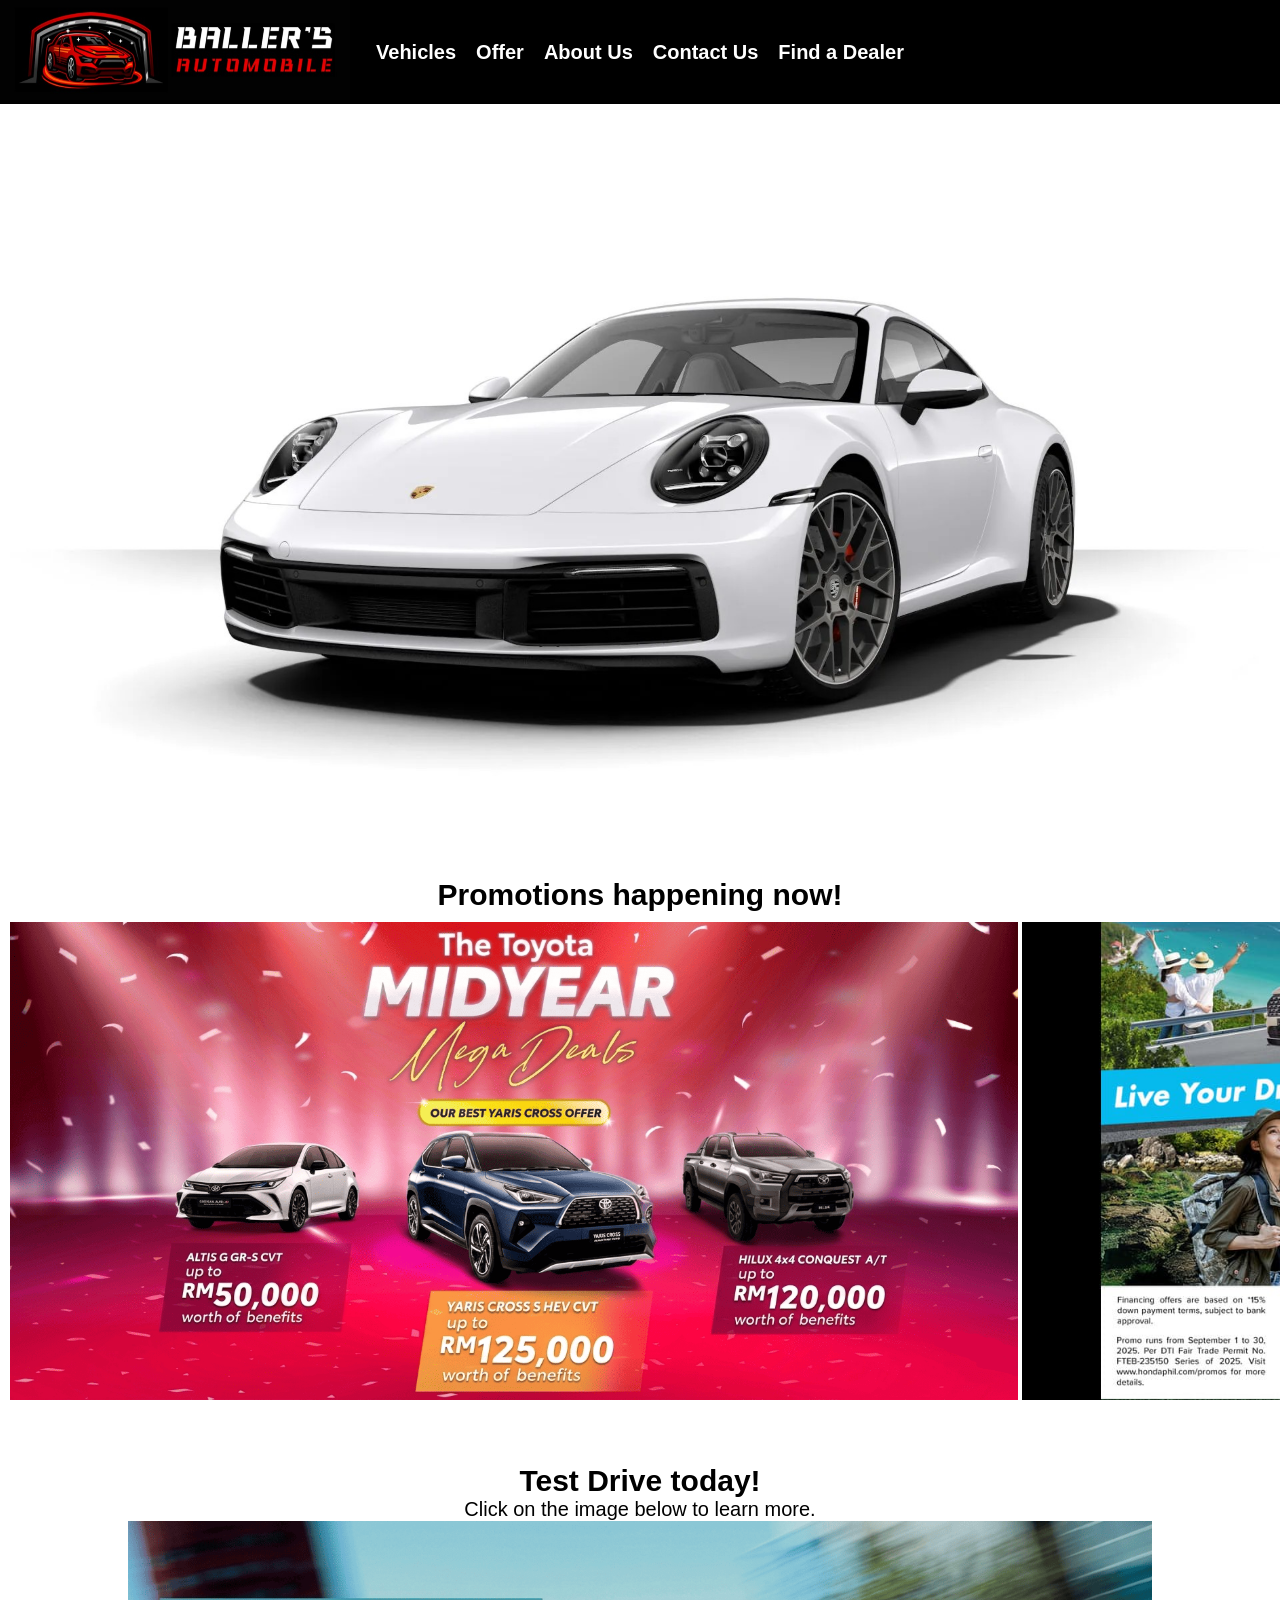
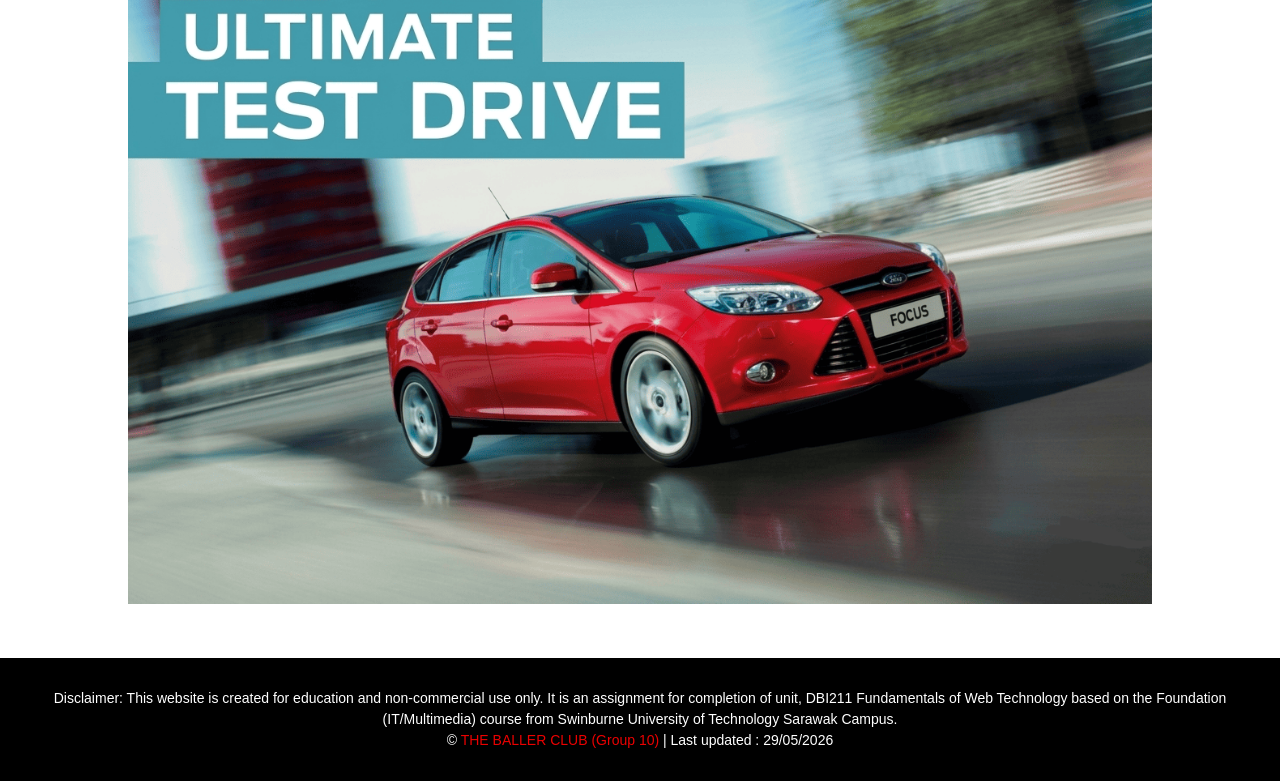
<file: index.html>
<!--
Group Name: THE BALLER CLUB
Date: 05/05/2026
Last updated : 29/05/2026
Description: DBI211 Assignment 2 Group Project. We sell cars here.
-->

<!DOCTYPE html>
<html lang="en">
    
    <!-- Head -->
    <head>
        <title>Baller's Automobile</title>
        <meta charset="UTF-8">
        <meta name="author" content="THE BALLER CLUB">
        <meta name="description" content="BALLER'S AUTOMOBILE, WE SELL THE FINEST'S CAR!">
        <meta name="keywords" content="Baller Automobile, selling cars, automobile, car">
        <meta name="viewport" content="width=device-width, initial-scale=1.0">
        <link rel="stylesheet" type="text/css" href="style.css">
        <script src="Main.js"></script>
    </head>

    <!-- Body -->
    <body>
        <!-- Top part -->
        <header>
            <!-- Image -->
            <a href="index.html">
                <img src="images/baller.png" alt="BallerAuto" class="logo">
            </a>
            
            <!-- Navigation -->
            <nav>
            <ul class="navigation">
                <li><a href="vehicles.html">Vehicles</a></li>
                <li><a href="offers.html">Offer</a></li>
                <li><a href="about.html">About Us</a></li>
                <li><a href="contact-us.html">Contact Us</a></li>
                <li><a href="dealer.html">Find a Dealer</a></li>
            </ul>    
            </nav>
                
        </header>

        <article>
            <!-- The main stuff area thingy -->
            <!-- The top images of cars -->
            <!-- Make them automatic changing images -->
            <div class="top_cars_images">
                <img id="Images" src="images/main_page/Porsche_911.png" class="adjustable_images">
            </div>

            <!-- Promotional Images -->
            <h2>Promotions happening now!</h2>
            <div class="promotional_images">
                <img src="images/main_page/promotion/Toyota_promotion.png" alt="Toyota Promotional Image" class="adjust_promotion_images">
                <img src="images/main_page/promotion/Honda_promotion.jpg" alt="Honda Promotional Image" class="adjust_promotion_images">
            </div>

            <!-- Test Drive Image -->
            <h3>Test Drive today!</h3>
            <p class="test_drive_p">Click on the image below to learn more.</p>
            <a href="test-drive.html">
                <div class="test_drive_images">
                    <img src="images/main_page/test_drive/Test_drive.png" alt="Test Drive" class="adjust_test_drive_images">
                </div>
            </a>
        </article>
            
        <!-- Bottom part -->
        <footer>
            <!-- Need to include like some stuff, refer to websites for ideas -->
            <!-- Disclaimer -->
            <article class="Disclaimer">
                <p>Disclaimer: This website is created for education and non-commercial use only. It is an assignment for completion of unit, DBI211 Fundamentals of Web Technology based on the Foundation (IT/Multimedia) course from Swinburne University of Technology Sarawak Campus.</p>
                <p>&copy; <a href="about.html" class="footer_link">THE BALLER CLUB (Group 10)</a> | Last updated : 29/05/2026</p>
            </article>
        </footer>
        
    </body>
</html>
</file>
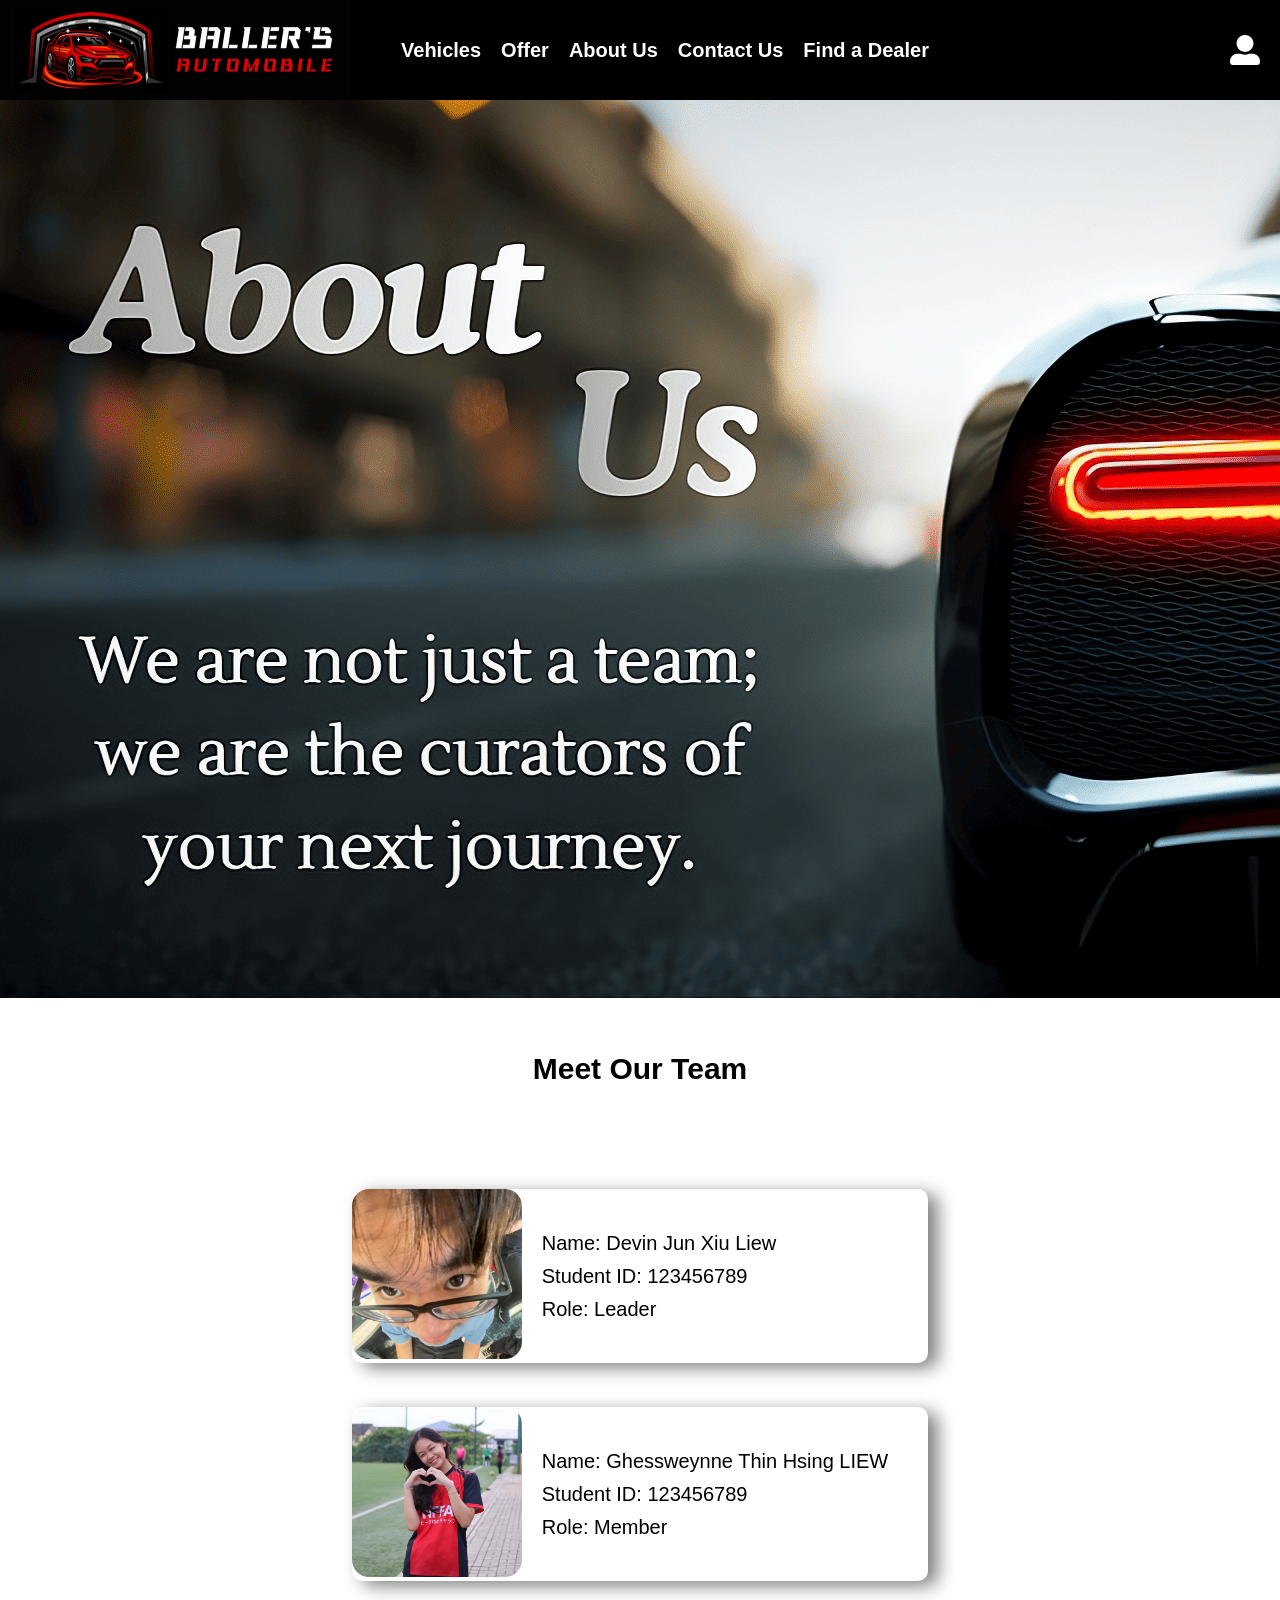
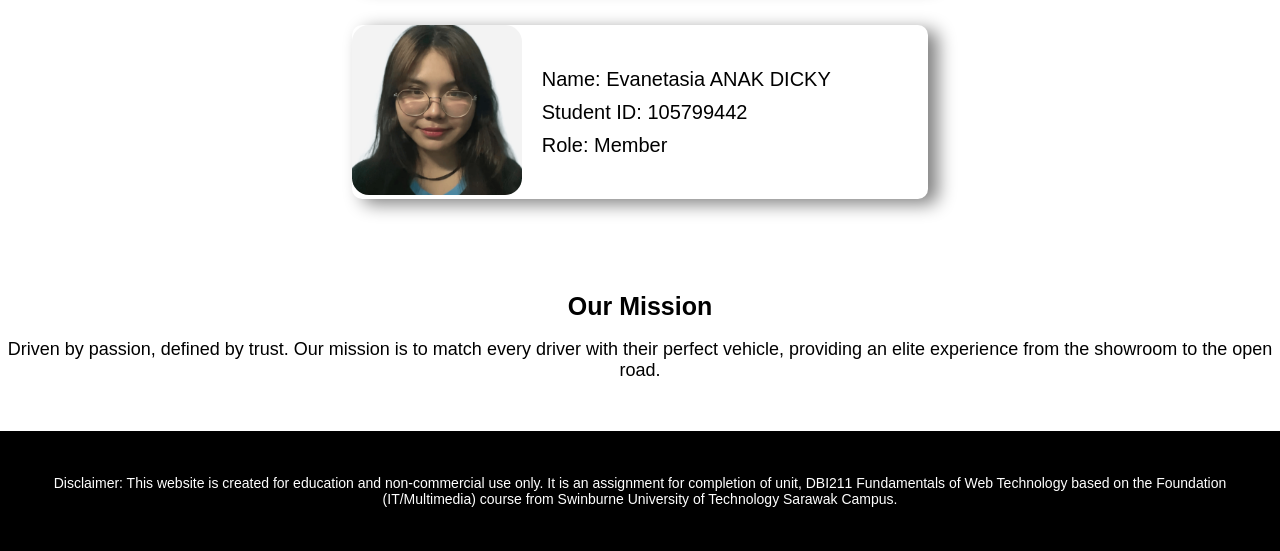
<file: about-us.html>
<!DOCTYPE html>
<html lang="en">

<head>
    <meta charset="UTF-8">
    <meta name="author" content="THE BALLER CLUB">
    <meta name="description" content="BALLER'S AUTOMOBILE, WE SELL THE FINEST'S CAR!">
    <meta name="keywords" content="Baller Automobile, selling cars, automobile, car">
    <meta name="viewport" content="width=device-width, initial-scale=1.0">
    <link rel="stylesheet" type="text/css" href="stylesheet.css">
    <link href="https://cdnjs.cloudflare.com/ajax/libs/font-awesome/5.15.3/css/all.min.css" rel="stylesheet" />
    <title>About Us</title>
</head>

<body>

    <!-- Top part -->
    <header>
        <!-- Image -->
        <a href="index.html">
            <img src="images/baller.png" alt="BallerAuto" width="350" height="100" class="logo">
        </a>
        
        <!-- Navigation -->
        <nav>
        <ul class="navigation">
            <li><a href="vehicles.html">Vehicles</a></li>
            <li><a href="offers.html">Offer</a></li>
            <li><a href="about-us.html">About Us</a></li>
            <li><a href="contact-us.html">Contact Us</a></li>
            <li><a href="dealer.html">Find a Dealer</a></li>
        </ul>    
        </nav>
            
        <i class="fas fa-user-alt user_icon"></i>
    </header>

    <div class="banner">
        <img src="images/about_us/aboutus.png" alt="aboutus banner">
    </div>

    <section class="team">
        <h1>Meet Our Team</h1>

        <div class="team-grid">
            <table>
                <tr>
                    <td>
                        <div class="member-card">
                            <div>
                                <img src="images/about_us/profile_pictures/devin.png" alt="Devin's photo" class="member-photo">
                            </div>
                            <div class="member-info">
                                <p class="member-name">Name: Devin Jun Xiu Liew</p>
                                <p class="member-sid">Student ID: 123456789</p>
                                <p class="member-role">Role: Leader</p>
                            </div>
                        </div> </td>
                </tr>
                
                <tr>
                    <td>
                        <div class="member-card">
                            <div>
                                <img src="images/about_us/profile_pictures/ghessweynne.png" alt="Ghessweynne's photo" class="member-photo">
                            </div>
                            <div class="member-info">
                                <p class="member-name">Name: Ghessweynne Thin Hsing LIEW</p>
                                <p class="member-sid">Student ID: 123456789</p>
                                <p class="member-role">Role: Member</p>
                            </div>
                        </div>
                    </td>
                </tr>
                
                <tr>
                    <td>
                        <div class="member-card">
                            <div>
                                <img src="images/about_us/profile_pictures/evanetasia.png" alt="Evanetasia's photo" class="member-photo">
                            </div>
                            <div class="member-info">
                                <p class="member-name">Name: Evanetasia ANAK DICKY</p>
                                <p class="member-sid">Student ID: 105799442</p>
                                <p class="member-role">Role: Member</p>
                            </div>
                        </div>
                    </td>
                </tr>
            </table>
        </div>

    </section>

    <h2 class="about-us_h2">Our Mission</h2>

    <section class="mission">
        <p>Driven by passion, defined by trust. Our mission is to match every driver with their perfect vehicle, providing an elite experience from the showroom to the open road.</p>
    </section>

    <!-- Bottom part -->
    <footer>
        <!-- Need to include like some stuff, refer to websites for ideas -->
        <!-- Disclaimer -->
        <article class="Disclaimer">
            <p>Disclaimer: This website is created for education and non-commercial use only. It is an assignment for completion of unit, DBI211 Fundamentals of Web Technology based on the Foundation (IT/Multimedia) course from Swinburne University of Technology Sarawak Campus.</p>
        </article>
    </footer>

</body>


</html>
</file>
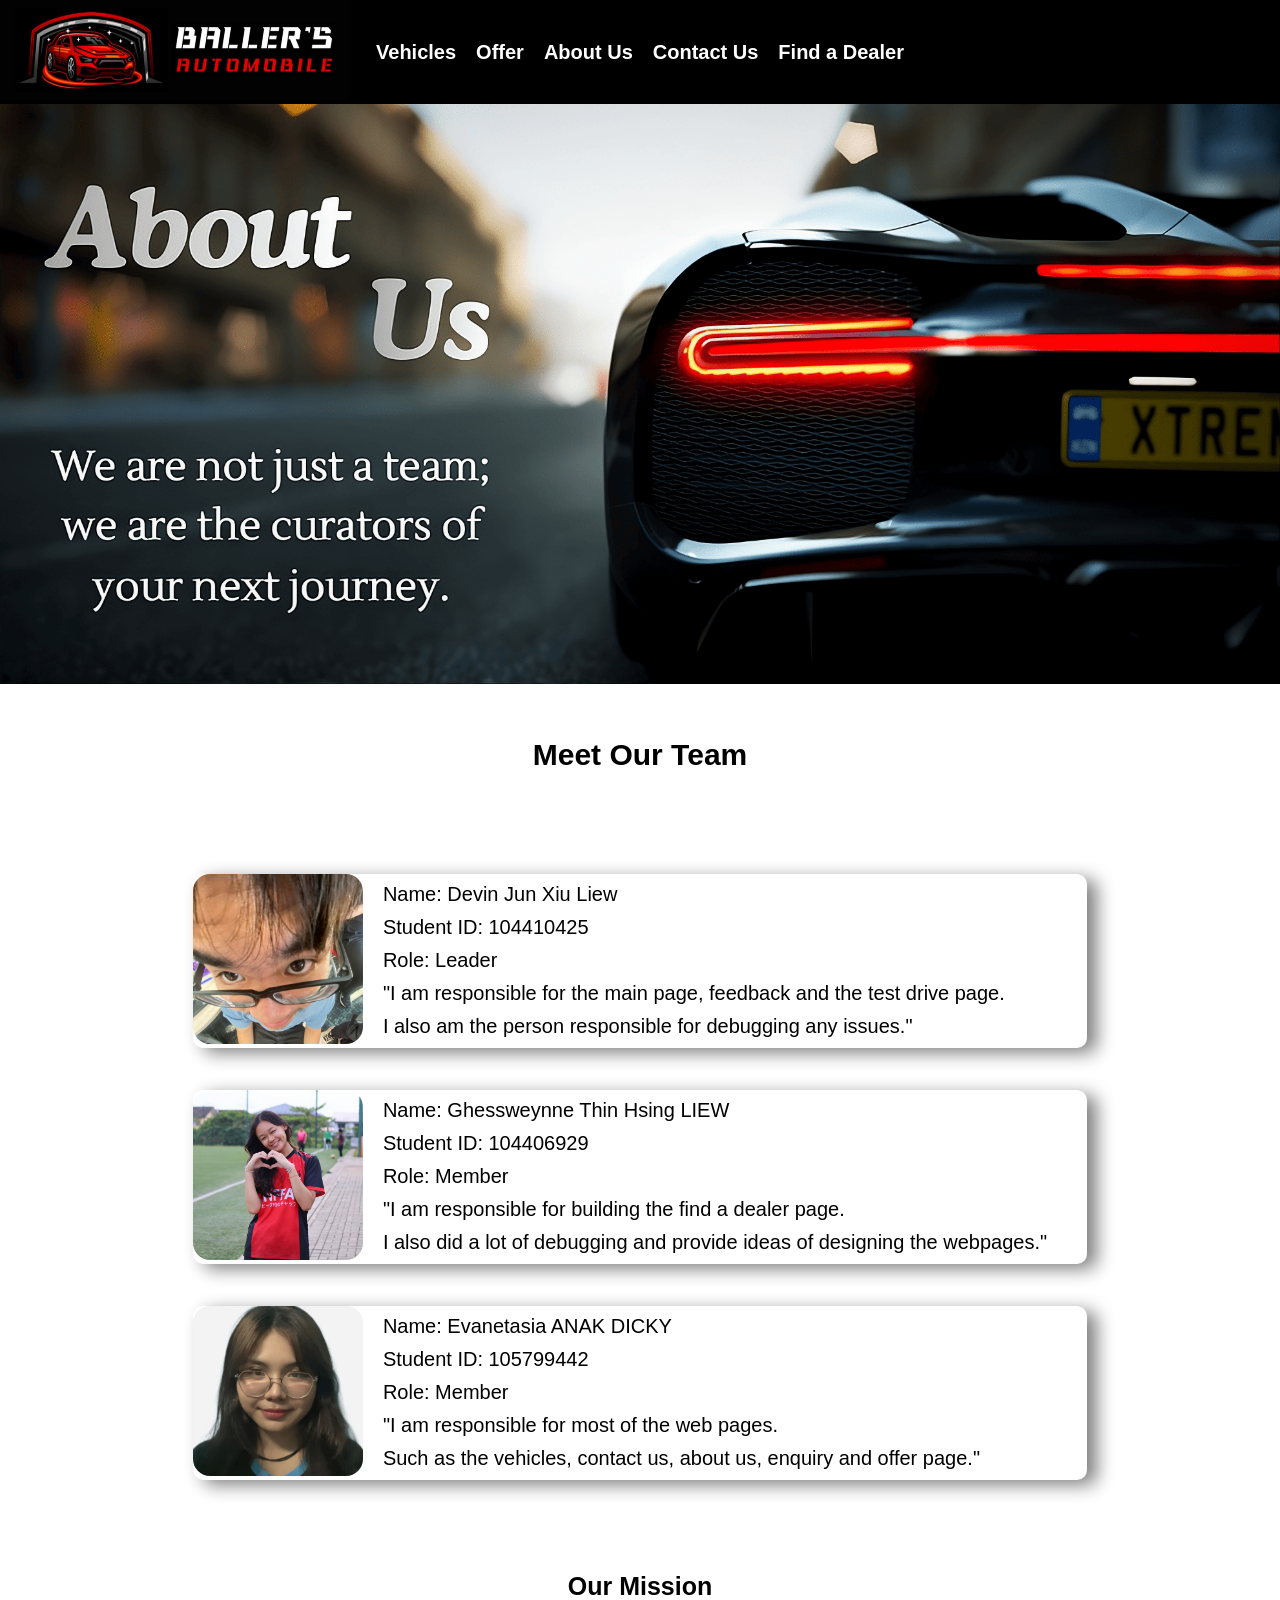
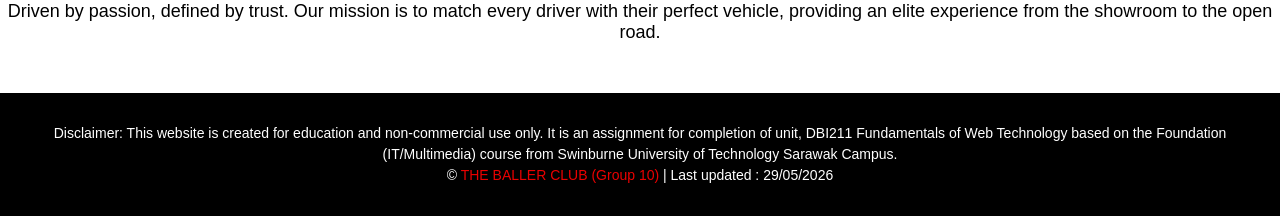
<file: about.html>
<!DOCTYPE html>
<html lang="en">

<head>
    <meta charset="UTF-8">
    <meta name="author" content="THE BALLER CLUB">
    <meta name="description" content="BALLER'S AUTOMOBILE, WE SELL THE FINEST'S CAR!">
    <meta name="keywords" content="Baller Automobile, selling cars, automobile, car">
    <meta name="viewport" content="width=device-width, initial-scale=1.0">
    <link rel="stylesheet" type="text/css" href="style.css">
    <title>About Us</title>
</head>

<body>

    <!-- Top part -->
    <header>
        <!-- Image -->
        <a href="index.html">
            <img src="images/baller.png" alt="BallerAuto" class="logo">
        </a>
        
        <!-- Navigation -->
        <nav>
        <ul class="navigation">
            <li><a href="vehicles.html">Vehicles</a></li>
            <li><a href="offers.html">Offer</a></li>
            <li><a href="about.html">About Us</a></li>
            <li><a href="contact-us.html">Contact Us</a></li>
            <li><a href="dealer.html">Find a Dealer</a></li>
        </ul>    
        </nav>
            
    </header>

    <div class="banner">
        <img src="images/about_us/aboutus.png" alt="aboutus banner">
    </div>

    <article>
        <section class="team">
            <h1>Meet Our Team</h1>

            <div class="team-grid">
                <table>
                    <tr>
                        <td>
                            <div class="member-card">
                                <div>
                                    <img src="images/about_us/profile_pictures/devin.png" alt="Devin's photo" class="member-photo">
                                </div>
                                <div class="member-info">
                                    <p class="member-name">Name: Devin Jun Xiu Liew</p>
                                    <p class="member-sid">Student ID: 104410425</p>
                                    <p class="member-role">Role: Leader</p>
                                    <p>"I am responsible for the main page, feedback and the test drive page.</p>
                                    <p>I also am the person responsible for debugging any issues."</p>
                                </div>
                            </div> </td>
                    </tr>
                    
                    <tr>
                        <td>
                            <div class="member-card">
                                <div>
                                    <img src="images/about_us/profile_pictures/ghessweynne.png" alt="Ghessweynne's photo" class="member-photo">
                                </div>
                                <div class="member-info">
                                    <p class="member-name">Name: Ghessweynne Thin Hsing LIEW</p>
                                    <p class="member-sid">Student ID: 104406929</p>
                                    <p class="member-role">Role: Member</p>
                                    <p>"I am responsible for building the find a dealer page.</p>
                                    <p>I also did a lot of debugging and provide ideas of designing the webpages."</p>
                                </div>
                            </div>
                        </td>
                    </tr>
                    
                    <tr>
                        <td>
                            <div class="member-card">
                                <div>
                                    <img src="images/about_us/profile_pictures/evanetasia.png" alt="Evanetasia's photo" class="member-photo">
                                </div>
                                <div class="member-info">
                                    <p class="member-name">Name: Evanetasia ANAK DICKY</p>
                                    <p class="member-sid">Student ID: 105799442</p>
                                    <p class="member-role">Role: Member</p>
                                    <p>"I am responsible for most of the web pages.</p>
                                    <p>Such as the vehicles, contact us, about us, enquiry and offer page."</p>
                                </div>
                            </div>
                        </td>
                    </tr>
                </table>
            </div>

        </section>

        <h2 class="about-us_h2">Our Mission</h2>

        <section class="mission">
            <p>Driven by passion, defined by trust. Our mission is to match every driver with their perfect vehicle, providing an elite experience from the showroom to the open road.</p>
        </section>
    </article>

    <!-- Bottom part -->
    <footer>
        <!-- Need to include like some stuff, refer to websites for ideas -->
        <!-- Disclaimer -->
        <article class="Disclaimer">
            <p>Disclaimer: This website is created for education and non-commercial use only. It is an assignment for completion of unit, DBI211 Fundamentals of Web Technology based on the Foundation (IT/Multimedia) course from Swinburne University of Technology Sarawak Campus.</p>
            <p>&copy; <a href="about.html" class="footer_link">THE BALLER CLUB (Group 10)</a> | Last updated : 29/05/2026</p>
        </article>
    </footer>

</body>


</html>
</file>
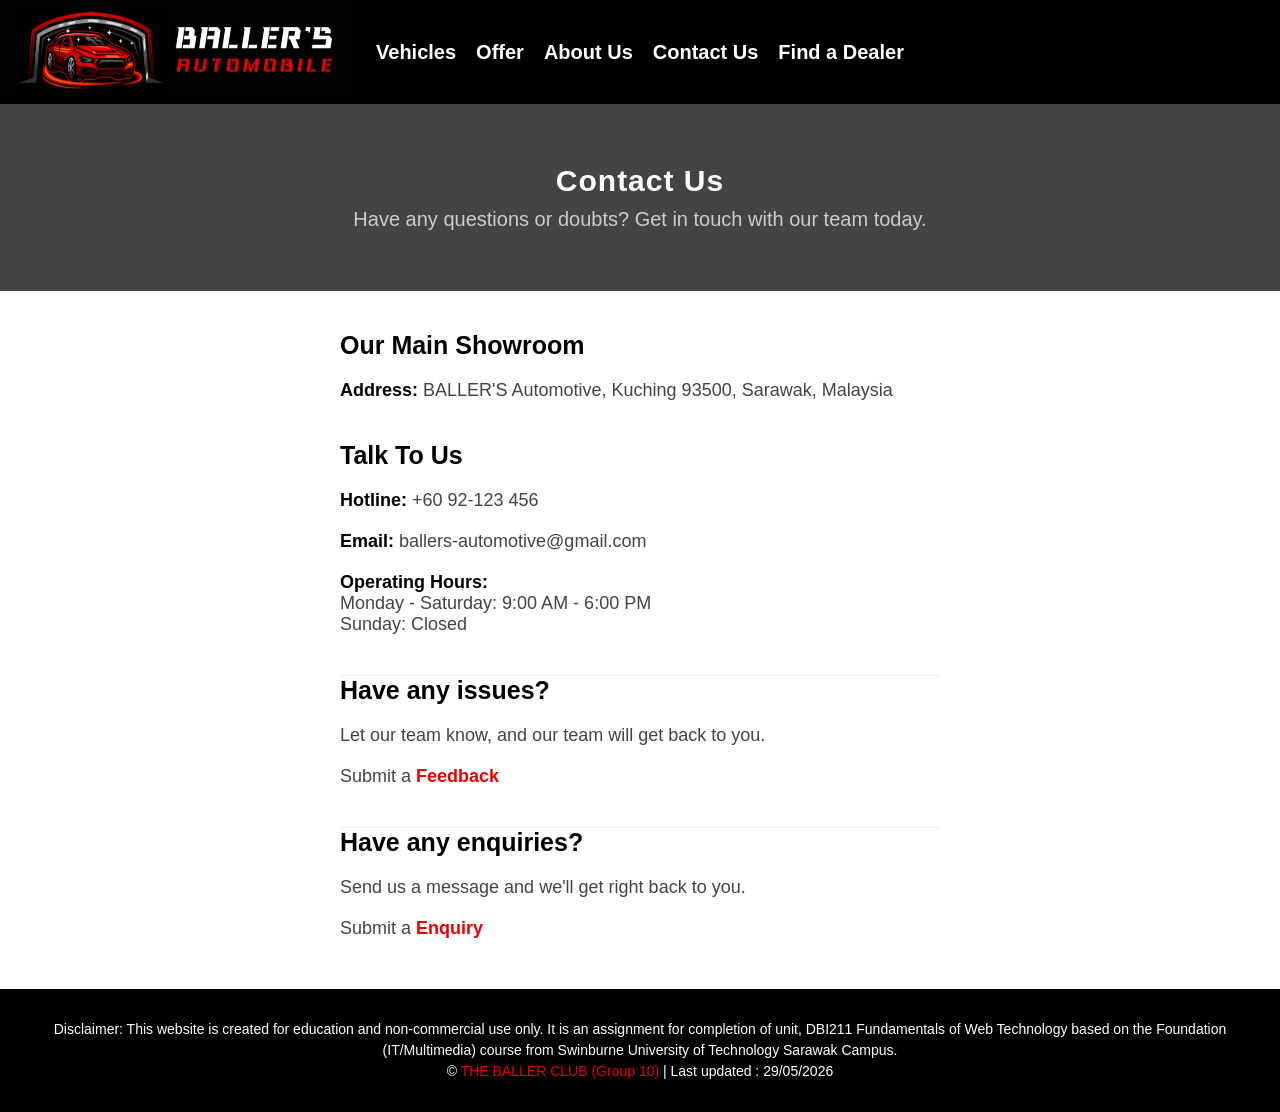
<file: contact-us.html>
<!DOCTYPE html>
<html lang="en">

<head>
    <meta charset="UTF-8">
    <meta name="author" content="THE BALLER CLUB">
    <meta name="description" content="BALLER'S AUTOMOBILE, WE SELL THE FINEST'S CAR!">
    <meta name="keywords" content="Baller Automobile, selling cars, automobile, car">
    <meta name="viewport" content="width=device-width, initial-scale=1.0">
    <link rel="stylesheet" type="text/css" href="style.css">
    <title>Contact Us</title>
</head>

<body class="contact-us_body">

    <!-- Top part -->
    <header>
        <!-- Image -->
        <a href="index.html">
            <img src="images/baller.png" alt="BallerAuto" class="logo">
        </a>
        
        <!-- Navigation -->
        <nav>
        <ul class="navigation">
            <li><a href="vehicles.html">Vehicles</a></li>
            <li><a href="offers.html">Offer</a></li>
            <li><a href="about.html">About Us</a></li>
            <li><a href="contact-us.html">Contact Us</a></li>
            <li><a href="dealer.html">Find a Dealer</a></li>
        </ul>    
        </nav>
            
    </header>

    <article>
        <div class="contact-us_header">
            <h1>Contact Us</h1>
            <p class="contact-us_p">Have any questions or doubts? Get in touch with our team today.</p>
        </div>


        <div class="address">
            <h2>Our Main Showroom</h2>
            <p class="contact-us_p"><strong>Address:</strong> BALLER'S Automotive, Kuching 93500, Sarawak, Malaysia</p>
        </div>

        <div class="contact">
            <h3>Talk To Us</h3>
            <p class="contact-us_p"><strong>Hotline:</strong> +60 92-123 456</p>
            <p class="contact-us_p"><strong>Email:</strong> ballers-automotive@gmail.com</p>
            <p class="contact-us_p"><strong>Operating Hours:</strong> <br>Monday - Saturday: 9:00 AM - 6:00 PM<br>Sunday: Closed</p>
        </div>

        <div class="feedback">
            <h4>Have any issues?</h4>
            <p class="contact-us_p">Let our team know, and our team will get back to you.</p>
            <p class="contact-us_p">Submit a <a href="feedback.html">Feedback</a></p>
        </div>

        <div class="enquiry">
            <h4>Have any enquiries?</h4>
            <p class="contact-us_p">Send us a message and we'll get right back to you.</p>
            <p class="contact-us_p">Submit a <a href="enquiry-form.html">Enquiry</a></p>
        </div>
    </article>

    <!-- Bottom part -->
    <footer>
        <!-- Need to include like some stuff, refer to websites for ideas -->
        <!-- Disclaimer -->
        <article class="Disclaimer">
            <p>Disclaimer: This website is created for education and non-commercial use only. It is an assignment for completion of unit, DBI211 Fundamentals of Web Technology based on the Foundation (IT/Multimedia) course from Swinburne University of Technology Sarawak Campus.</p>
            <p>&copy; <a href="about.html" class="footer_link">THE BALLER CLUB (Group 10)</a> | Last updated : 29/05/2026</p>
        </article>
    </footer>

</body>
</html>
</file>
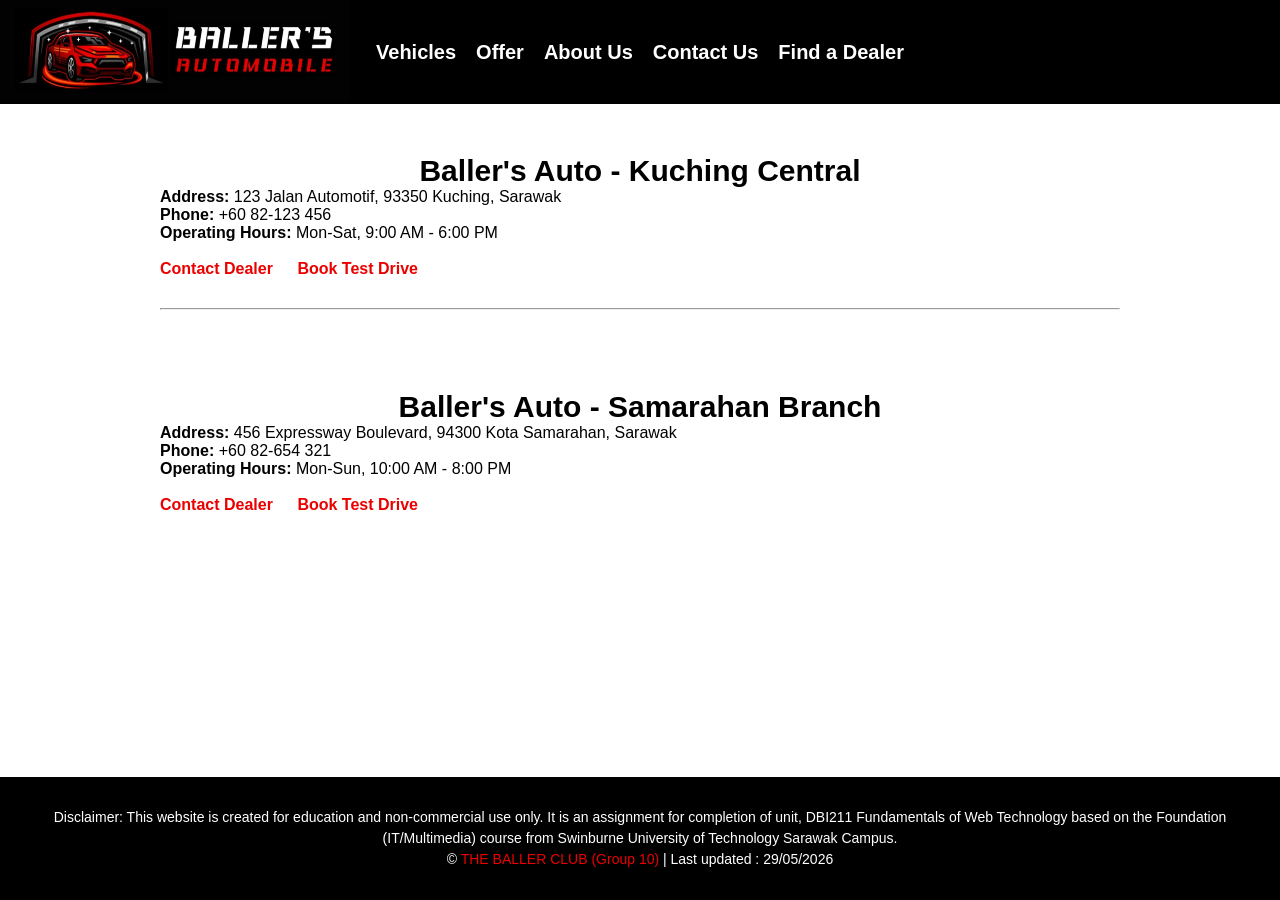
<file: dealer.html>
<!DOCTYPE html>
<html lang="en">
    <head>
        <meta charset="UTF-8">
        <meta name="author" content="THE BALLER CLUB">
        <meta name="description" content="BALLER'S AUTOMOBILE, WE SELL THE FINEST'S CAR!">
        <meta name="keywords" content="Baller Automobile, selling cars, automobile, car">
        <meta name="viewport" content="width=device-width, initial-scale=1.0">
        <link rel="stylesheet" type="text/css" href="style.css">
        <title>Contact Us</title>
    </head>

    <body>
        <header>
            <a href="index.html">
                <img src="images/baller.png" alt="BallerAuto" class="logo">
            </a>
            
            <nav>
                <ul class="navigation">
                    <li><a href="vehicles.html">Vehicles</a></li>
                    <li><a href="offers.html">Offer</a></li>
                    <li><a href="about.html">About Us</a></li>
                    <li><a href="contact-us.html">Contact Us</a></li>
                    <li><a href="dealer.html">Find a Dealer</a></li>
                </ul>    
            </nav>
                
        </header>

        <article>

            <div class="dealer_list">
                
                <!-- Dealer 1 -->
                <div class="dealer_card">
                    <h3>Baller's Auto - Kuching Central</h3>
                    <p><strong>Address:</strong> 123 Jalan Automotif, 93350 Kuching, Sarawak</p>
                    <p><strong>Phone:</strong> +60 82-123 456</p>
                    <p><strong>Operating Hours:</strong> Mon-Sat, 9:00 AM - 6:00 PM</p>
                    <br>
                    <a href="contact-us.html" class="btn">Contact Dealer</a>
                    <a href="test-drive.html" class="btn">Book Test Drive</a>
                </div>
                
                <hr>

                <!-- Dealer 2 -->
                <div class="dealer_card">
                    <h3>Baller's Auto - Samarahan Branch</h3>
                    <p><strong>Address:</strong> 456 Expressway Boulevard, 94300 Kota Samarahan, Sarawak</p>
                    <p><strong>Phone:</strong> +60 82-654 321</p>
                    <p><strong>Operating Hours:</strong> Mon-Sun, 10:00 AM - 8:00 PM</p>
                    <br>
                    <a href="contact-us.html" class="btn">Contact Dealer</a>
                    <a href="test-drive.html" class="btn">Book Test Drive</a>
                </div>

            </div>
        </article>
            
        <!-- Bottom part -->
        <footer class="dealer_footer">
            <!-- Disclaimer -->
            <article class="Disclaimer">
                <p>Disclaimer: This website is created for education and non-commercial use only. It is an assignment for completion of unit, DBI211 Fundamentals of Web Technology based on the Foundation (IT/Multimedia) course from Swinburne University of Technology Sarawak Campus.</p>
                <p>&copy; <a href="about.html" class="footer_link">THE BALLER CLUB (Group 10)</a> | Last updated : 29/05/2026</p>
            </article>
        </footer>
    </body>
</html>
</file>
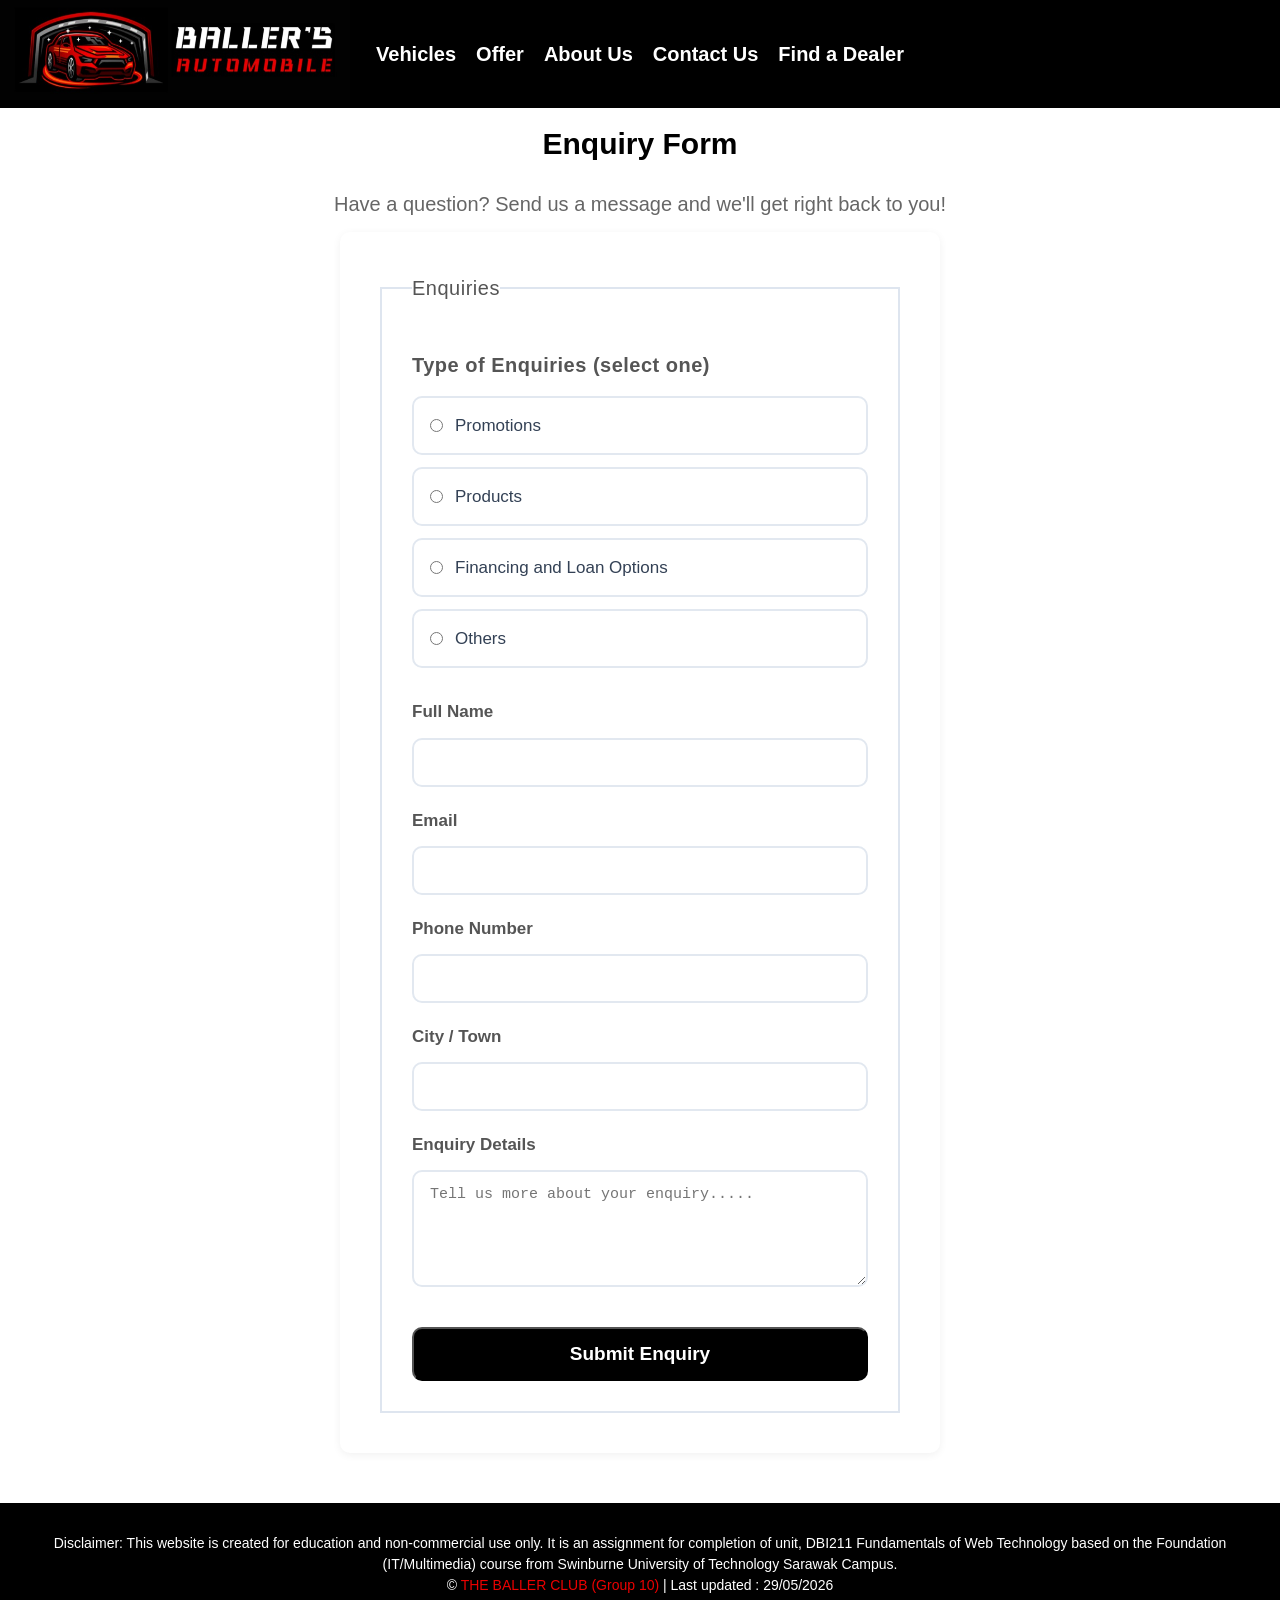
<file: enquiry-form.html>
<!DOCTYPE html>
<html lang="en">

<head>
    <meta charset="UTF-8">
    <meta name="author" content="THE BALLER CLUB">
    <meta name="description" content="BALLER'S AUTOMOBILE, WE SELL THE FINEST'S CAR!">
    <meta name="keywords" content="Baller Automobile, selling cars, automobile, car">
    <meta name="viewport" content="width=device-width, initial-scale=1.0">
    <link rel="stylesheet" type="text/css" href="style.css">
    <title>Enquiry Form</title>
</head>

<body class="test_drive_body">

    <!-- Top part -->
    <header>
        <!-- Image -->
        <a href="index.html">
            <img src="images/baller.png" alt="BallerAuto" class="logo">
        </a>
        
        <!-- Navigation -->
        <nav>
        <ul class="navigation">
            <li><a href="vehicles.html">Vehicles</a></li>
            <li><a href="offers.html">Offer</a></li>
            <li><a href="about.html">About Us</a></li>
            <li><a href="contact-us.html">Contact Us</a></li>
            <li><a href="dealer.html">Find a Dealer</a></li>
        </ul>    
        </nav>
            
    </header>

    <article>
        <div class="test_drive_header">
            <h1>Enquiry Form</h1>
            <p>Have a question? Send us a message and we'll get right back to you!</p>
        </div>

        <form class="enquiry_form">

            <fieldset class="fieldset_enquiry">

                <legend class="enquiry_legend">Enquiries</legend>

                <label class="section-title"><b>Type of Enquiries (select one)</b></label>

                <label class="choice">
                    <input type="radio" name="type" value="promotion">
                    Promotions
                </label>

                <label class="choice">
                    <input type="radio" name="type" value="product">
                    Products
                </label>

                <label class="choice">
                    <input type="radio" name="type" value="financing">
                    Financing and Loan Options
                </label>

                <label class="choice">
                    <input type="radio" name="type" value="Others">
                    Others
                </label>


                <div class="text-field">

                    <div class="section-input">
                        <label for="fullname"><b>Full Name</b></label>
                        <input type="text" id="fullname" name="fullname" required="required">
                    </div>

                    <div class="section-input">
                        <label for="email"><b>Email</b></label>
                        <input type="text" id="email" name="email" required="required">
                    </div>

                    <div class="section-input">
                        <label for="phonenumber"><b>Phone Number</b></label>
                        <input type="text" id="phonenumber" name="phonenumber" required="required">
                    </div>

                    <div class="section-input">
                        <label for=""><b>City / Town</b></label>
                        <input type="city/town" id="city" name="city" required="required">
                    </div>

                    <div class="section-input">
                        <label for="message"><b>Enquiry Details</b></label>
                        <textarea id="message" name="message" rows="5" required placeholder="Tell us more about your enquiry....."></textarea>
                    </div>

                    <div class="form-submit">
                        <button type="submit"><b>Submit Enquiry</b></button>
                    </div>
                </div>
            
            </fieldset>

        </form>
    </article>

    <!-- Bottom part -->
    <footer>
        <!-- Need to include like some stuff, refer to websites for ideas -->
        <!-- Disclaimer -->
        <article class="Disclaimer">
            <p>Disclaimer: This website is created for education and non-commercial use only. It is an assignment for completion of unit, DBI211 Fundamentals of Web Technology based on the Foundation (IT/Multimedia) course from Swinburne University of Technology Sarawak Campus.</p>
            <p>&copy; <a href="about.html" class="footer_link">THE BALLER CLUB (Group 10)</a> | Last updated : 29/05/2026</p>
        </article>
    </footer>

    <script src="Enquiry.js"></script>

</body>
</html>
</file>
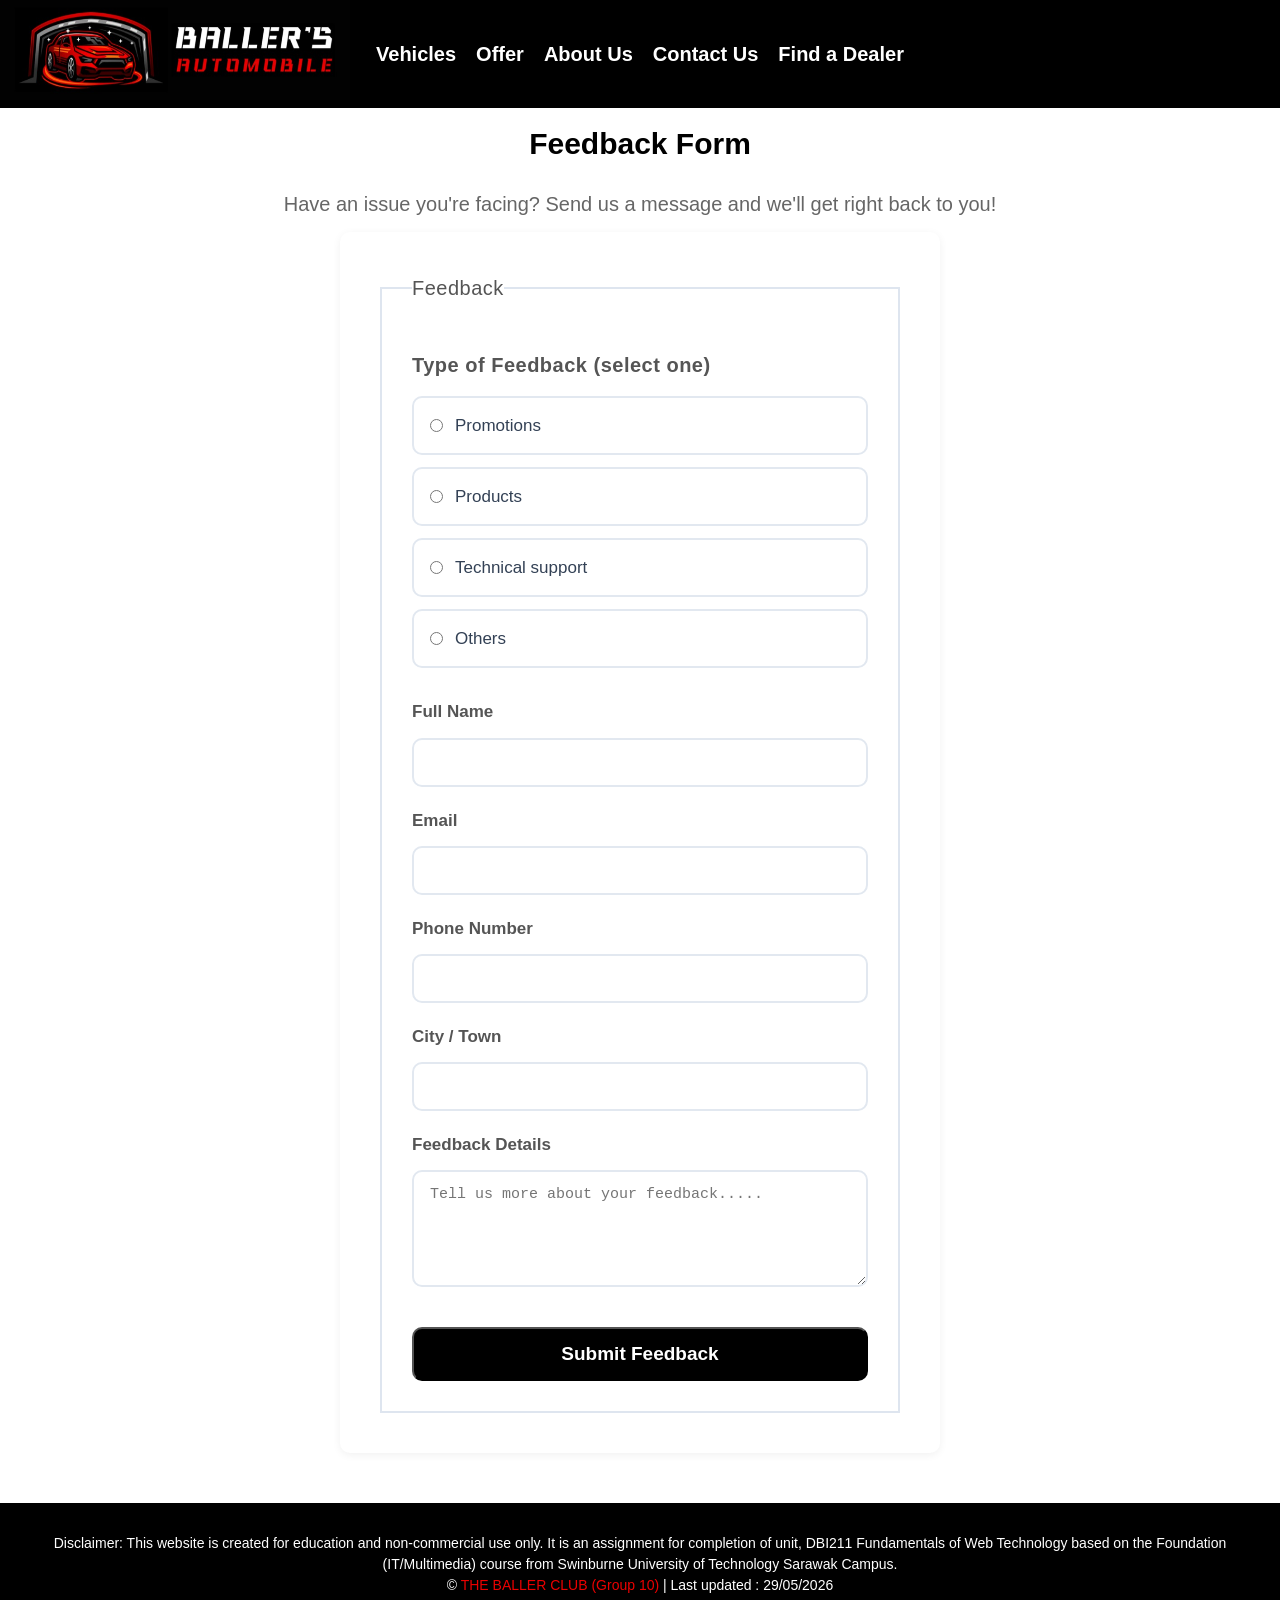
<file: feedback.html>
<!DOCTYPE html>
<html lang="en">

<head>
    <meta charset="UTF-8">
    <meta name="author" content="THE BALLER CLUB">
    <meta name="description" content="BALLER'S AUTOMOBILE, WE SELL THE FINEST'S CAR!">
    <meta name="keywords" content="Baller Automobile, selling cars, automobile, car">
    <meta name="viewport" content="width=device-width, initial-scale=1.0">
    <link rel="stylesheet" type="text/css" href="style.css">
    <title>Feedback Form</title>
</head>

<body class="feedback_body">

    <!-- Top part -->
    <header>
        <!-- Image -->
        <a href="index.html">
            <img src="images/baller.png" alt="BallerAuto" width="350" height="100" class="logo">
        </a>
        
        <!-- Navigation -->
        <nav>
        <ul class="navigation">
            <li><a href="vehicles.html">Vehicles</a></li>
            <li><a href="offers.html">Offer</a></li>
            <li><a href="about.html">About Us</a></li>
            <li><a href="contact-us.html">Contact Us</a></li>
            <li><a href="dealer.html">Find a Dealer</a></li>
        </ul>    
        </nav>
            
    </header>

    <article>
        <div class="feedback_header">
            <h1>Feedback Form</h1>
            <p>Have an issue you're facing? Send us a message and we'll get right back to you!</p>
        </div>

        <form class="feedback_form">
            <fieldset class="fieldset_feedback">

                <legend class="feedback_legend">Feedback</legend>

                <label class="section-title"><b>Type of Feedback (select one)</b></label>
                <label class="choice">
                    <input type="radio" name="type" value="promotion">
                    Promotions
                </label>

                <label class="choice">
                    <input type="radio" name="type" value="product">
                    Products
                </label>

                <label class="choice">
                    <input type="radio" name="type" value="financing">
                    Technical support
                </label>

                <label class="choice">
                    <input type="radio" name="type" value="Others">
                    Others
                </label>

                <div class="text-field">

                    <div class="section-input">
                        <label for="fullname"><b>Full Name</b></label>
                        <input type="text" id="fullname" name="fullname" required="required">
                    </div>

                    <div class="section-input">
                        <label for="email"><b>Email</b></label>
                        <input type="text" id="email" name="email" required="required">
                    </div>

                    <div class="section-input">
                        <label for="phonenumber"><b>Phone Number</b></label>
                        <input type="text" id="phonenumber" name="phonenumber" required="required">
                    </div>

                    <div class="section-input">
                        <label for=""><b>City / Town</b></label>
                        <input type="city/town" id="city" name="city" required="required">
                    </div>

                    <div class="section-input">
                        <label for="message"><b>Feedback Details</b></label>
                        <textarea id="message" name="message" rows="5" required placeholder="Tell us more about your feedback....."></textarea>
                    </div>

                    <div class="form-submit">
                        <button type="submit"><b>Submit Feedback</b></button>
                    </div>
                </div>

            </fieldset>
        </form>
    </article>

    <!-- Bottom part -->
    <footer>
        <!-- Need to include like some stuff, refer to websites for ideas -->
        <!-- Disclaimer -->
        <article class="Disclaimer">
            <p>Disclaimer: This website is created for education and non-commercial use only. It is an assignment for completion of unit, DBI211 Fundamentals of Web Technology based on the Foundation (IT/Multimedia) course from Swinburne University of Technology Sarawak Campus.</p>
            <p>&copy; <a href="about.html" class="footer_link">THE BALLER CLUB (Group 10)</a> | Last updated : 29/05/2026</p>
        </article>
    </footer>

    <script src="Feedback.js"></script>

</body>

</html>
</file>
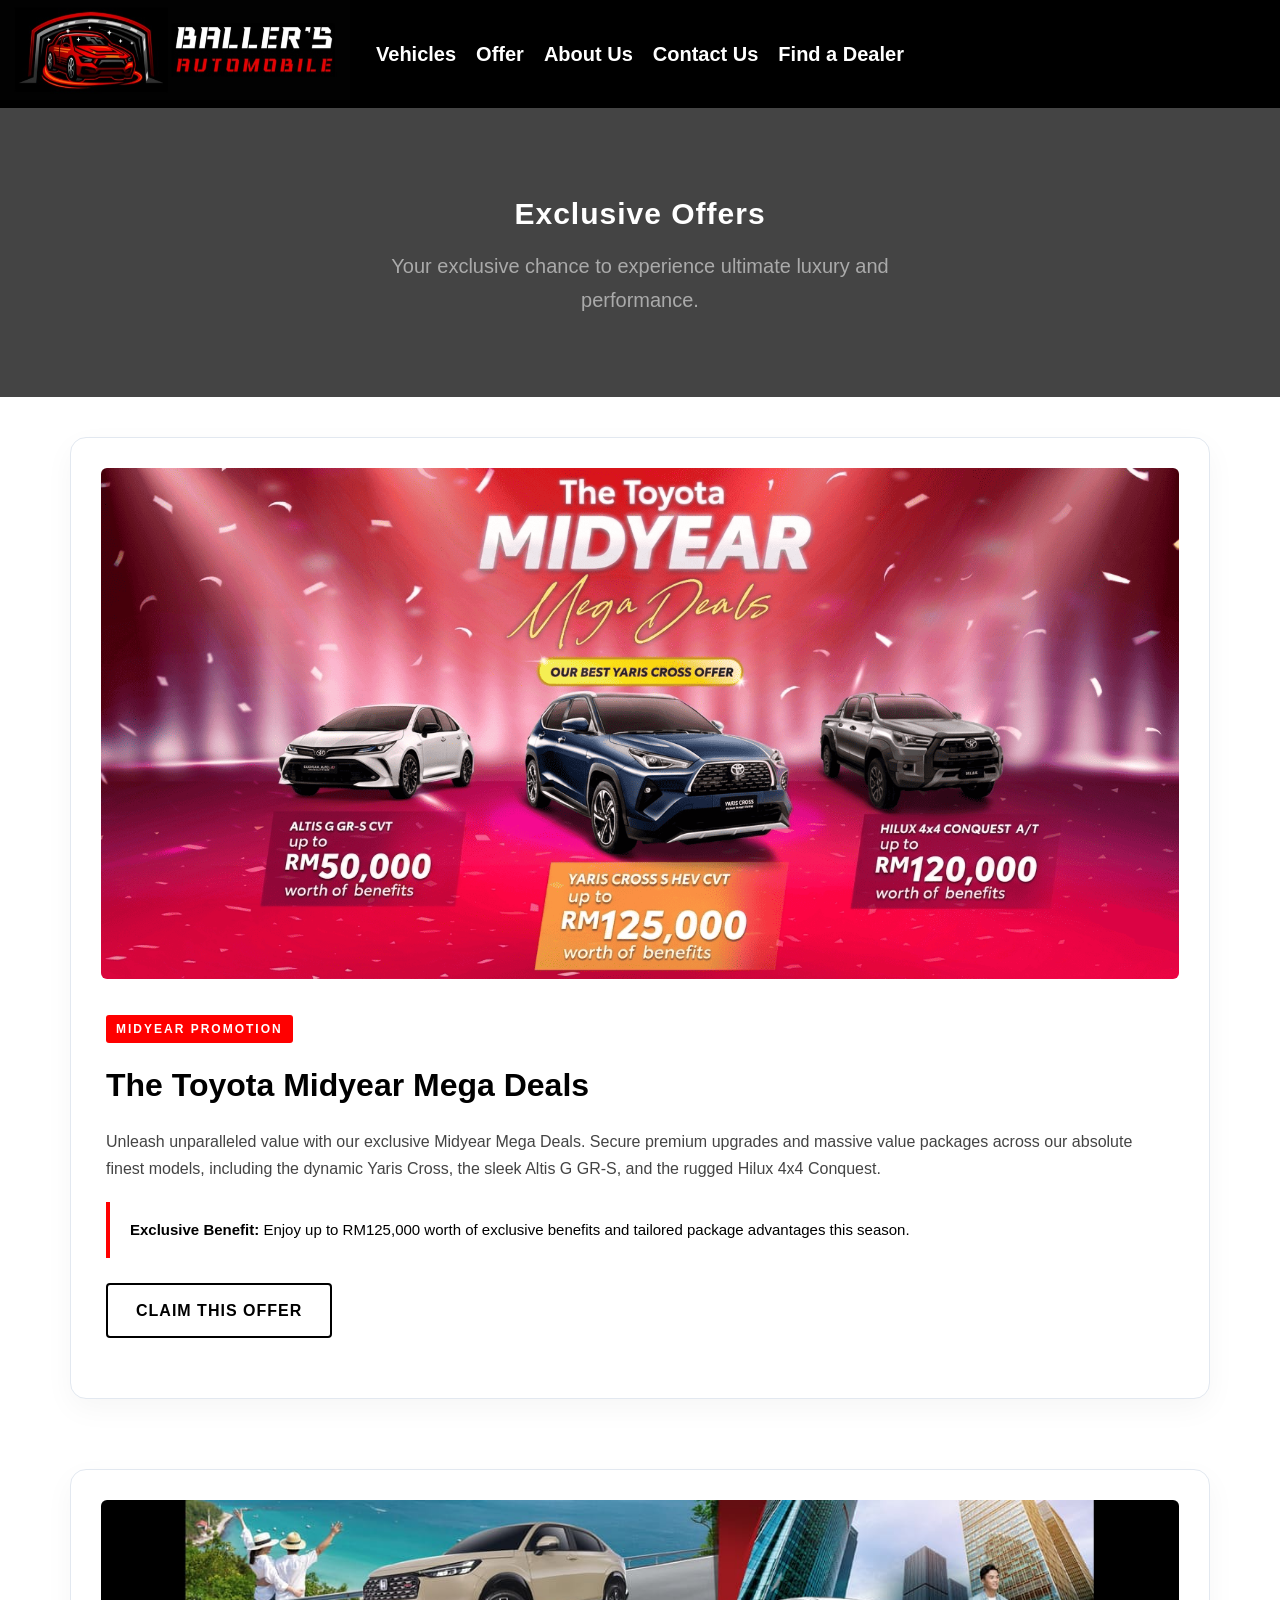
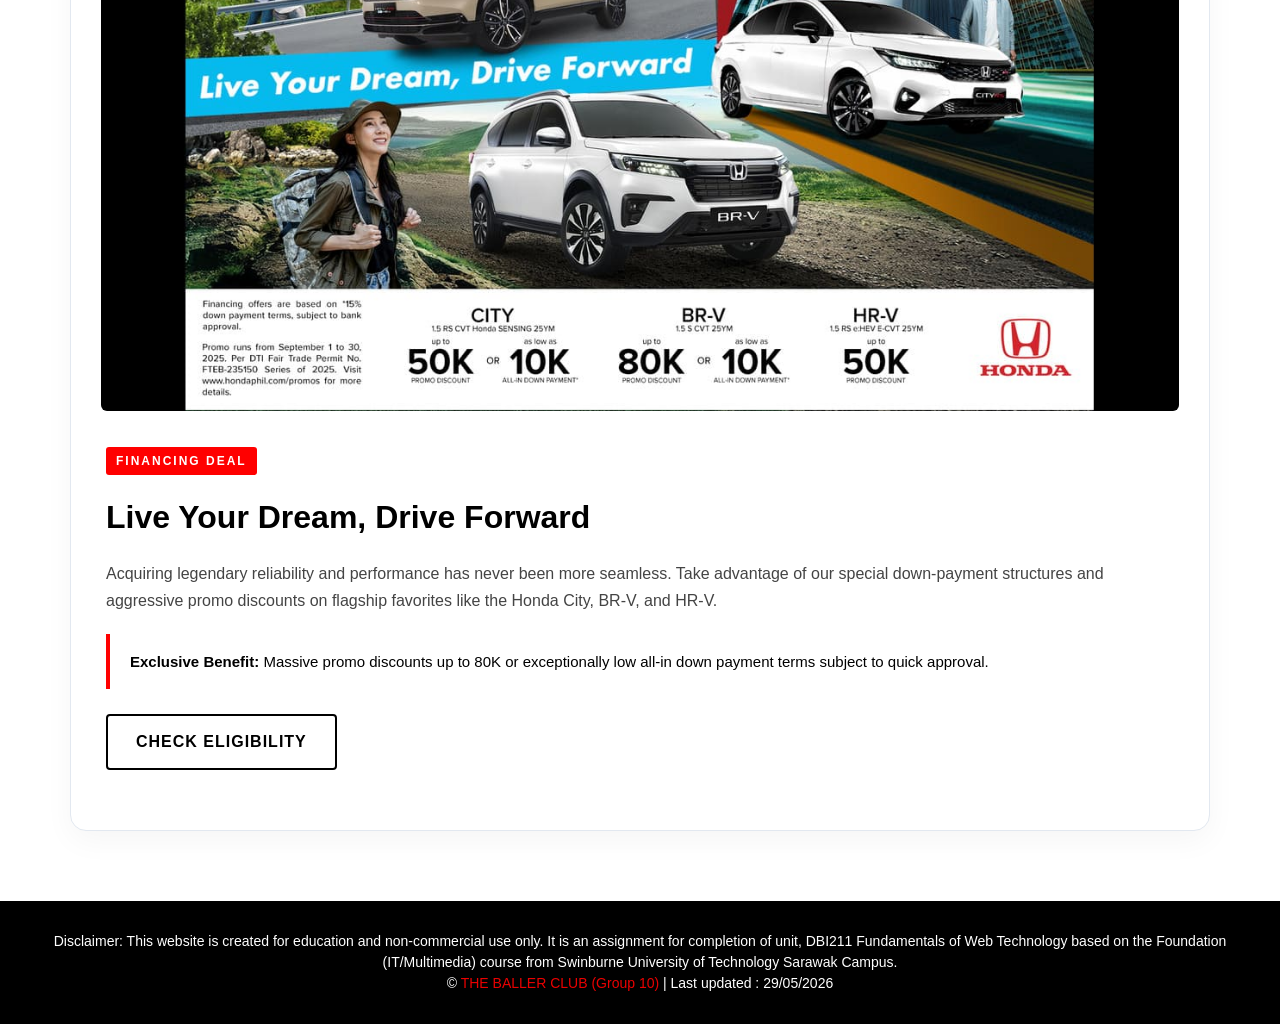
<file: offers.html>
<!DOCTYPE html>
<html lang="en">

<head>
    <meta charset="UTF-8">
    <meta name="author" content="THE BALLER CLUB">
    <meta name="description" content="BALLER'S AUTOMOBILE, WE SELL THE FINEST'S CAR!">
    <meta name="keywords" content="Baller Automobile, selling cars, automobile, car">
    <meta name="viewport" content="width=device-width, initial-scale=1.0">
    <link rel="stylesheet" type="text/css" href="style.css">
    <title>Offers</title>
</head>

<body class="offer_body">

    <!-- Top part -->
    <header>
        <!-- Image -->
        <a href="index.html">
            <img src="images/baller.png" alt="BallerAuto" class="logo">
        </a>
        
        <!-- Navigation -->
        <nav>
        <ul class="navigation">
            <li><a href="vehicles.html">Vehicles</a></li>
            <li><a href="offers.html">Offer</a></li>
            <li><a href="about.html">About Us</a></li>
            <li><a href="contact-us.html">Contact Us</a></li>
            <li><a href="dealer.html">Find a Dealer</a></li>
        </ul>    
        </nav>
            
    </header>

    <article>
        <div class="offer_header">
            <h1>Exclusive Offers</h1>
            <p>Your exclusive chance to experience ultimate luxury and performance.</p>
        </div>

        <div class="offer">

            <section class="offer-item">

                <div class="offer-image-wrapper">
                    <img src="images/main_page/promotion/Toyota_promotion.png" alt="The Toyota Midyear Mega Deals" class="offer-img">
                </div>

                <div class="offer-details">

                    <div class="deal-tag">Midyear Promotion</div>
                    <h2>The Toyota Midyear Mega Deals</h2>
                    <p class="description">Unleash unparalleled value with our exclusive Midyear Mega Deals. Secure premium upgrades and massive value packages across our absolute finest models, including the dynamic Yaris Cross, the sleek Altis G GR-S, and the rugged Hilux 4x4 Conquest.</p>

                    <div class="benefit-box">
                        <p><strong>Exclusive Benefit:</strong> Enjoy up to RM125,000 worth of exclusive benefits and tailored package advantages this season.</p>
                    </div>

                    <a href="enquiry-form.html" class="action-button">Claim This Offer</a>

                </div>
            </section>

            <section class="offer-item">

                <div class="offer-image-wrapper">
                    <img src="images/main_page/promotion/Honda_promotion.jpg" alt="Honda Live Your Dream Drive Forward" class="offer-img">
                </div>

                <div class="offer-details">

                    <div class="deal-tag">Financing Deal</div>
                    <h3>Live Your Dream, Drive Forward</h3>
                    <p class="description">Acquiring legendary reliability and performance has never been more seamless. Take advantage of our special down-payment structures and aggressive promo discounts on flagship favorites like the Honda City, BR-V, and HR-V.</p>

                    <div class="benefit-box">
                        <p><strong>Exclusive Benefit:</strong> Massive promo discounts up to 80K or exceptionally low all-in down payment terms subject to quick approval.</p>
                    </div>

                    <a href="enquiry-form.html" class="action-button">Check Eligibility</a>

                </div>
            </section>

        </div>
    </article>

    <!-- Bottom part -->
    <footer>
        <!-- Need to include like some stuff, refer to websites for ideas -->
        <!-- Disclaimer -->
        <article class="Disclaimer">
            <p>Disclaimer: This website is created for education and non-commercial use only. It is an assignment for completion of unit, DBI211 Fundamentals of Web Technology based on the Foundation (IT/Multimedia) course from Swinburne University of Technology Sarawak Campus.</p>
            <p>&copy; <a href="about.html" class="footer_link">THE BALLER CLUB (Group 10)</a> | Last updated : 29/05/2026</p>
        </article>
    </footer>

</body>
</html>
</file>
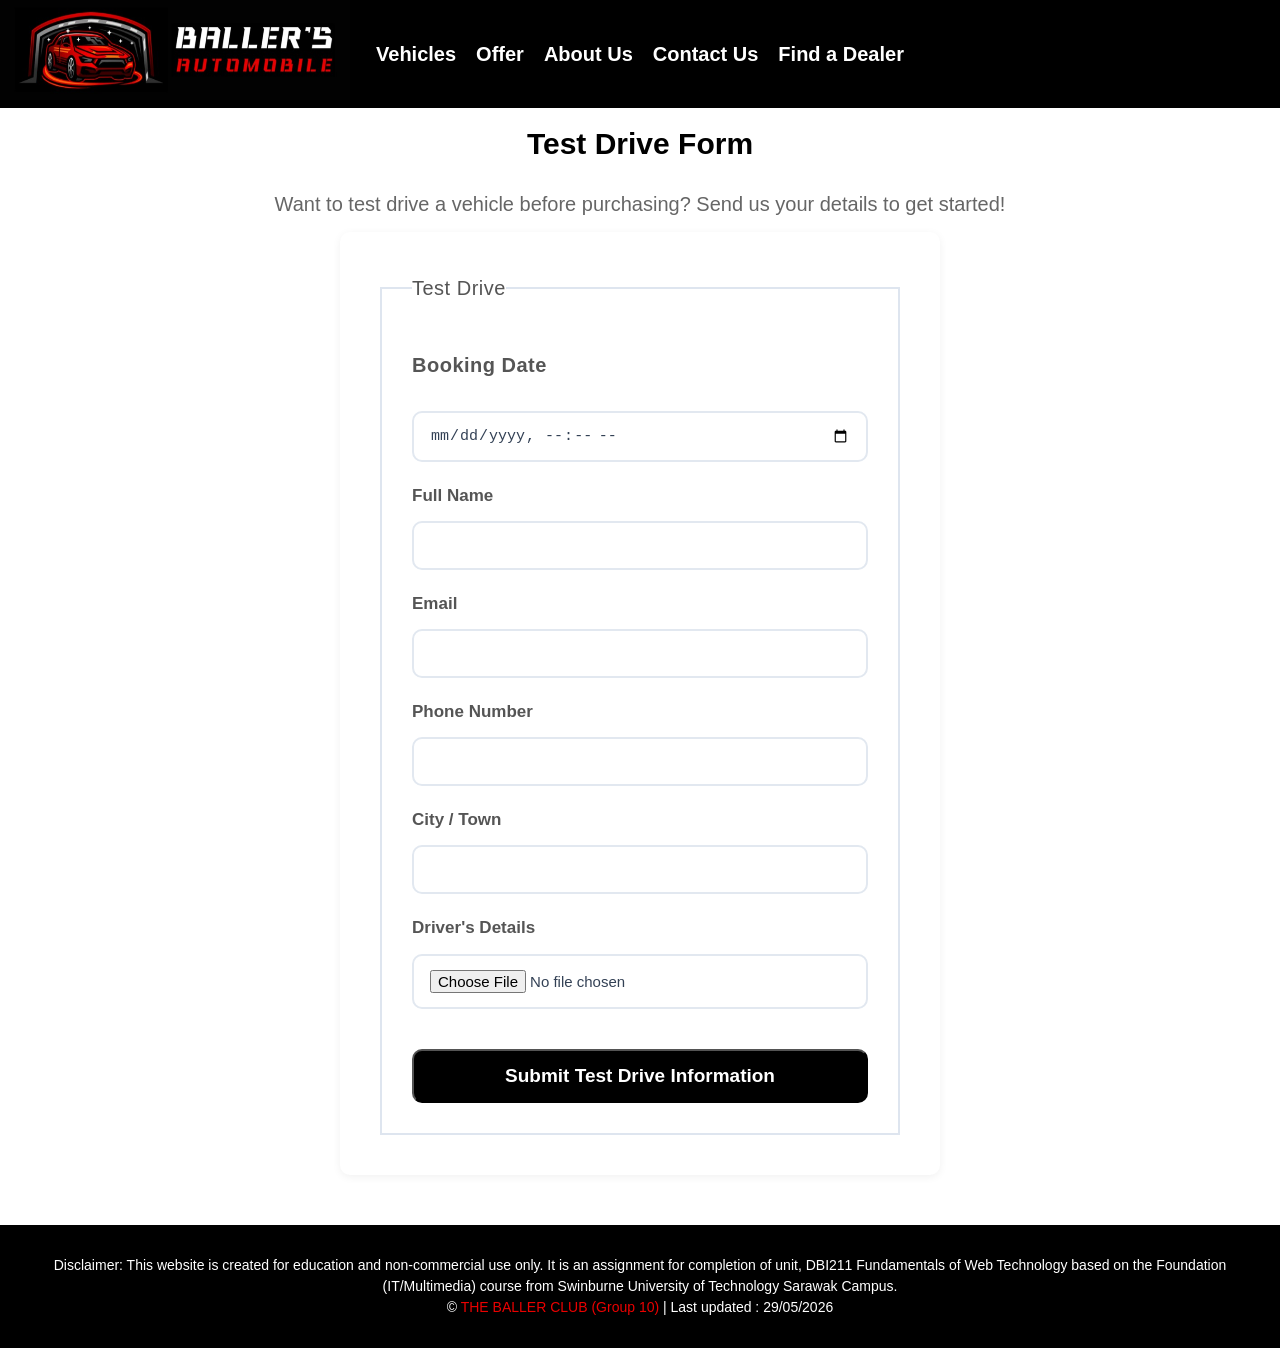
<file: test-drive.html>
<!DOCTYPE html>
<html lang="en">

<head>
    <meta charset="UTF-8">
    <meta name="author" content="THE BALLER CLUB">
    <meta name="description" content="BALLER'S AUTOMOBILE, WE SELL THE FINEST'S CAR!">
    <meta name="keywords" content="Baller Automobile, selling cars, automobile, car">
    <meta name="viewport" content="width=device-width, initial-scale=1.0">
    <link rel="stylesheet" type="text/css" href="style.css">
    <title>Test Drive Form</title>
</head>

<body class="test_drive_body">

    <!-- Top part -->
    <header>
        <!-- Image -->
        <a href="index.html">
            <img src="images/baller.png" alt="BallerAuto" class="logo">
        </a>
        
        <!-- Navigation -->
        <nav>
        <ul class="navigation">
            <li><a href="vehicles.html">Vehicles</a></li>
            <li><a href="offers.html">Offer</a></li>
            <li><a href="about.html">About Us</a></li>
            <li><a href="contact-us.html">Contact Us</a></li>
            <li><a href="dealer.html">Find a Dealer</a></li>
        </ul>    
        </nav>
            
    </header>

    <article>
        <div class="test_drive_header">
            <h1>Test Drive Form</h1>
            <p>Want to test drive a vehicle before purchasing? Send us your details to get started!</p>
        </div>

        <form class="test_drive_form">

            <fieldset class="fieldset_test_drive">

                <legend class="test_drive_legend">Test Drive</legend>

                <label class="section-title"><b>Booking Date</b></label>

                <div class="text-field">

                    <div class="section-input">
                        <input type="datetime-local" id="bookingdate" name="bookingdate" required="required">
                    </div>

                    <div class="section-input">
                        <label for="fullname"><b>Full Name</b></label>
                        <input type="text" id="fullname" name="fullname" required="required">
                    </div>

                    <div class="section-input">
                        <label for="email"><b>Email</b></label>
                        <input type="text" id="email" name="email" required="required">
                    </div>

                    <div class="section-input">
                        <label for="phonenumber"><b>Phone Number</b></label>
                        <input type="text" id="phonenumber" name="phonenumber" required="required">
                    </div>

                    <div class="section-input">
                        <label for=""><b>City / Town</b></label>
                        <input type="city/town" id="city" name="city" required="required">
                    </div>

                    <div class="section-input">
                        <label for="fileupload"><b>Driver's Details</b></label>
                        <input type="file" id="fileupload" name="fileupload" required="required">
                    </div>

                    <div class="form-submit">
                        <button type="submit"><b>Submit Test Drive Information</b></button>
                    </div>
                </div>
            
            </fieldset>

        </form>
    </article>

    <!-- Bottom part -->
    <footer>
        <!-- Need to include like some stuff, refer to websites for ideas -->
        <!-- Disclaimer -->
        <article class="Disclaimer">
            <p>Disclaimer: This website is created for education and non-commercial use only. It is an assignment for completion of unit, DBI211 Fundamentals of Web Technology based on the Foundation (IT/Multimedia) course from Swinburne University of Technology Sarawak Campus.</p>
            <p>&copy; <a href="about.html" class="footer_link">THE BALLER CLUB (Group 10)</a> | Last updated : 29/05/2026</p>
        </article>
    </footer>

    <script src="Test-Drive.js"></script>

</body>
</html>
</file>
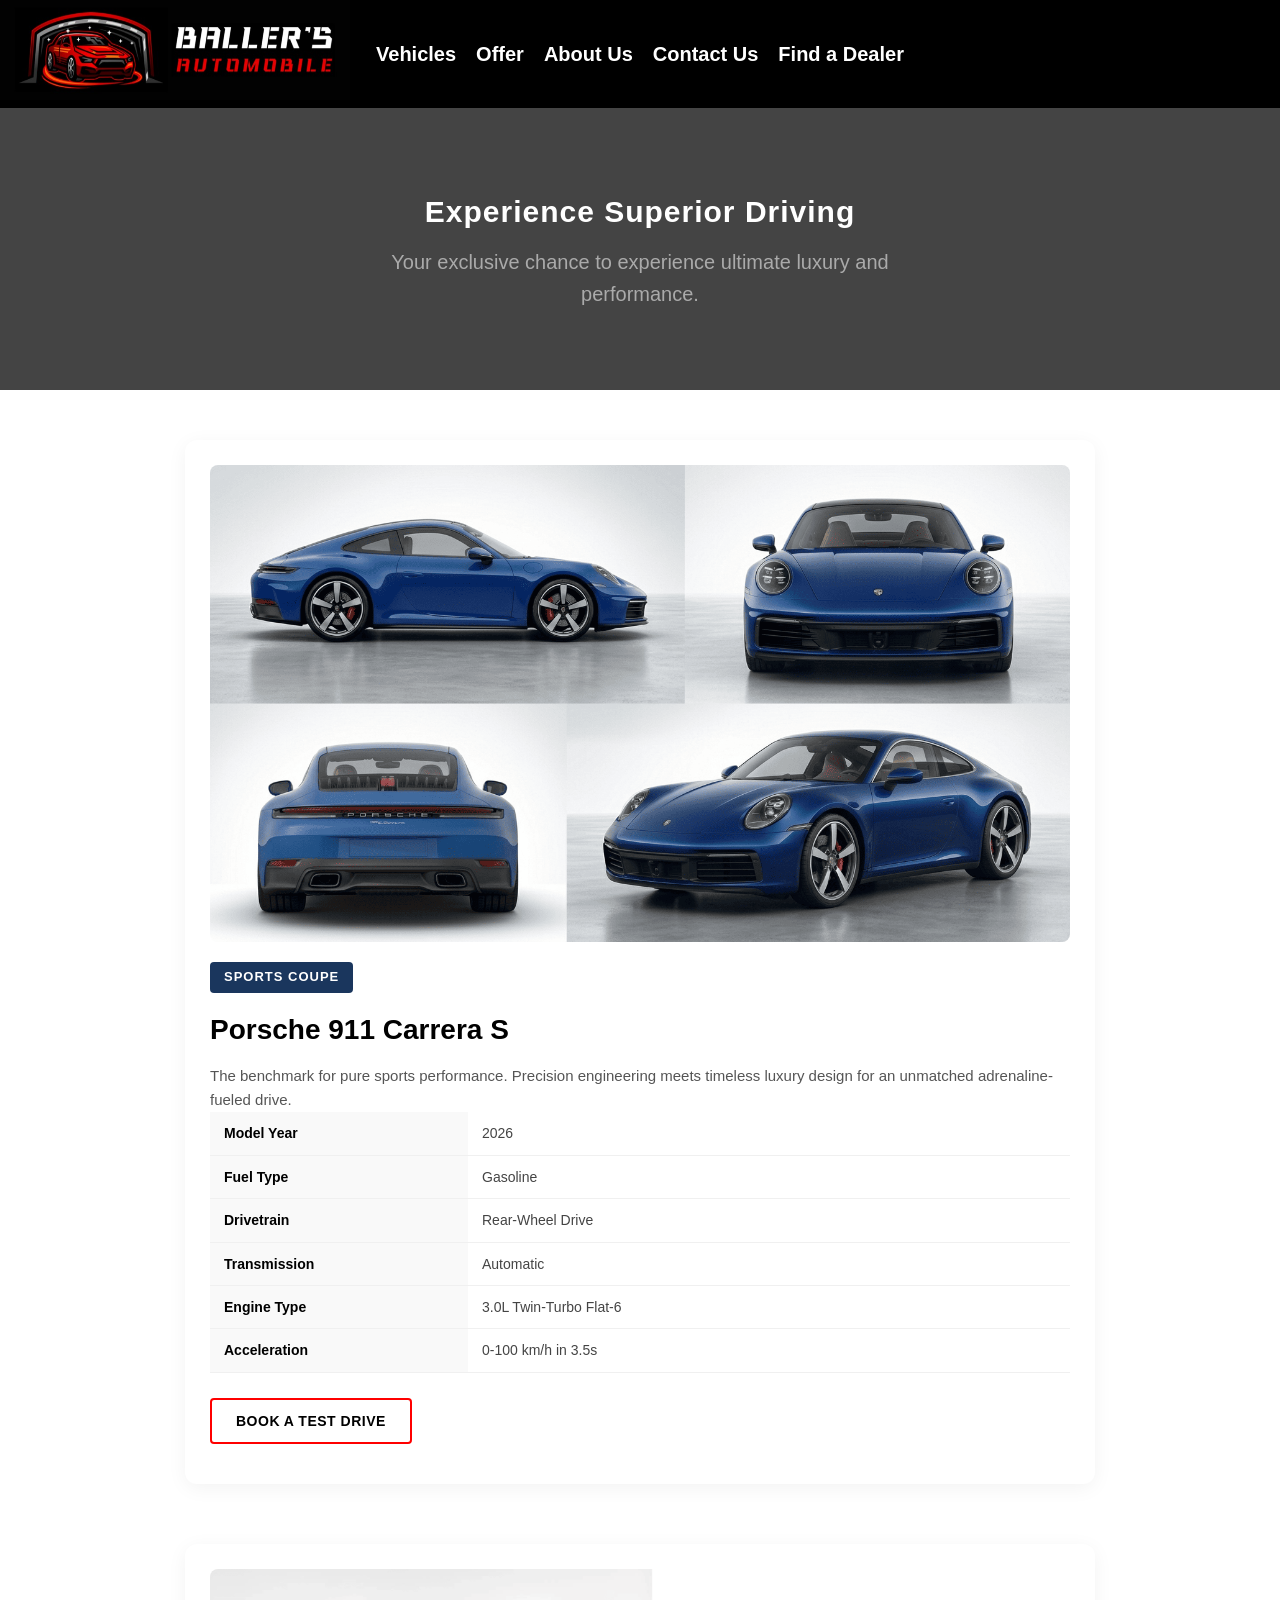
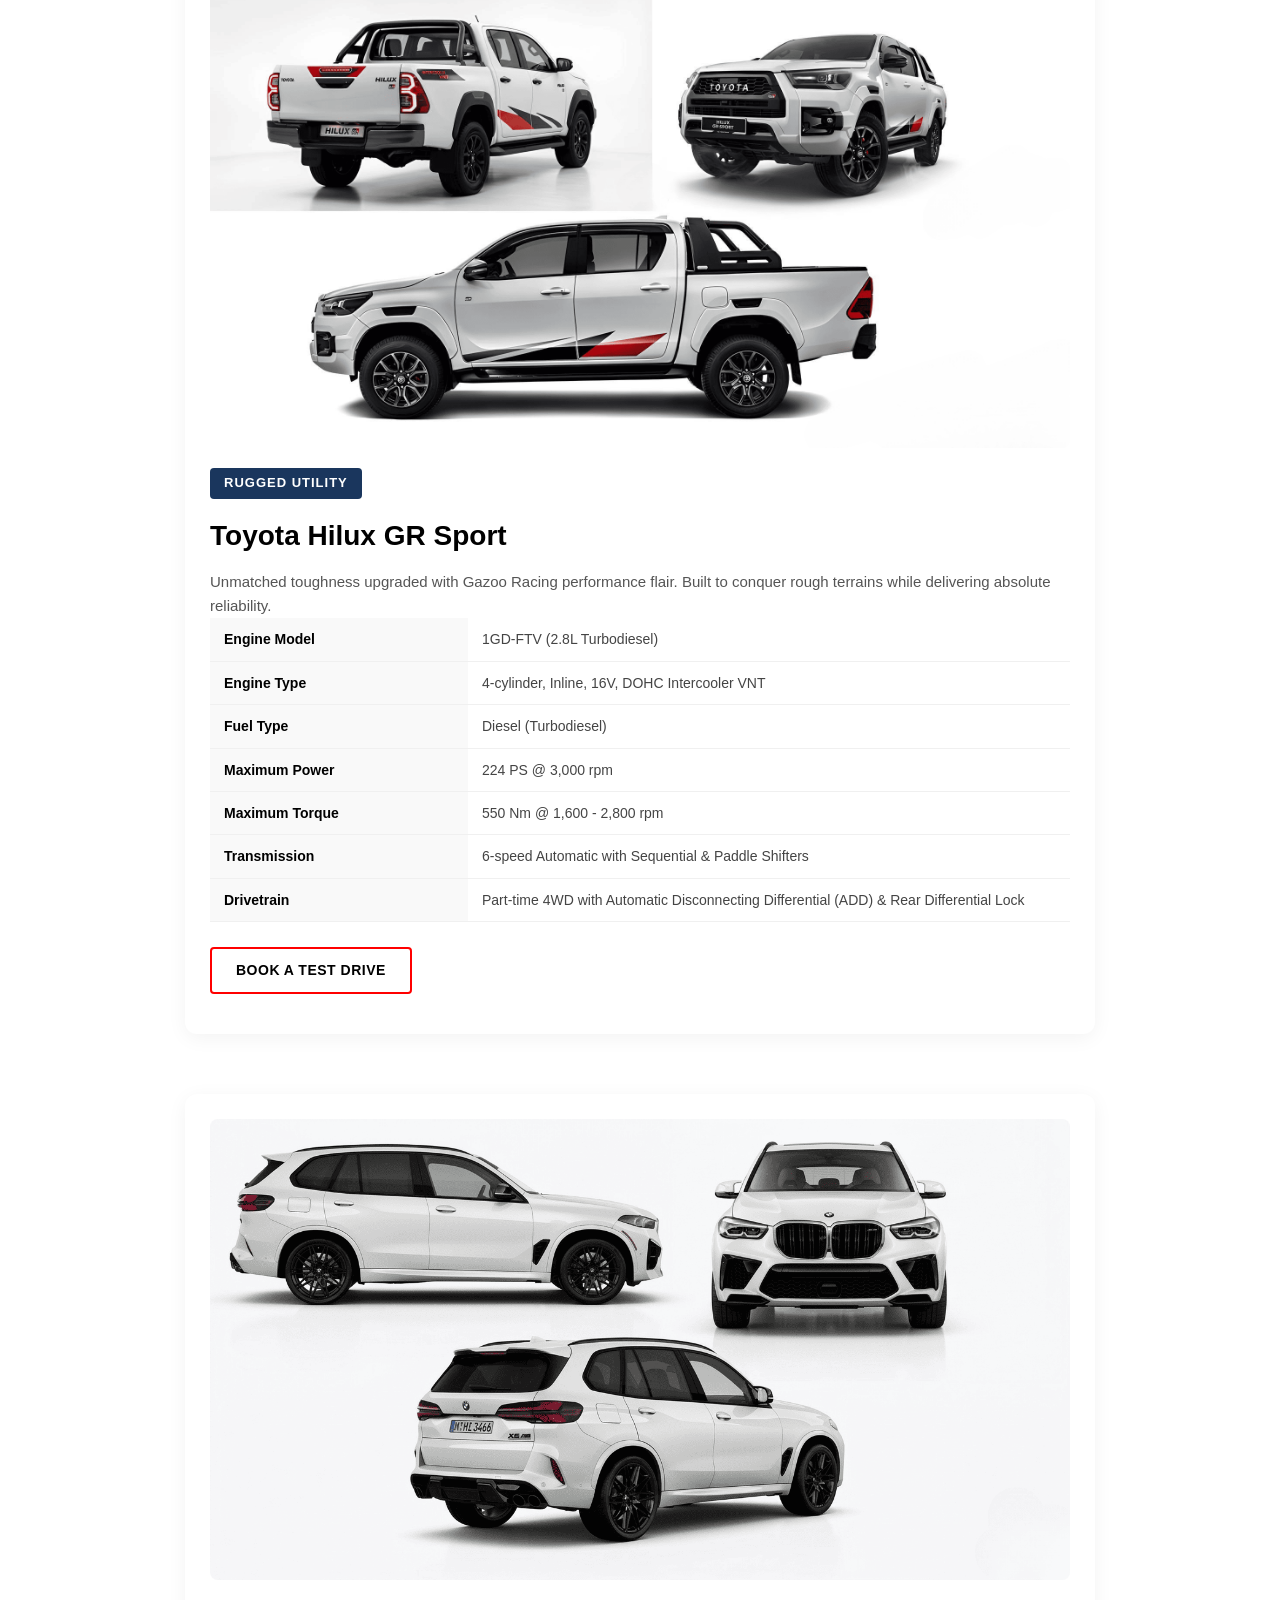
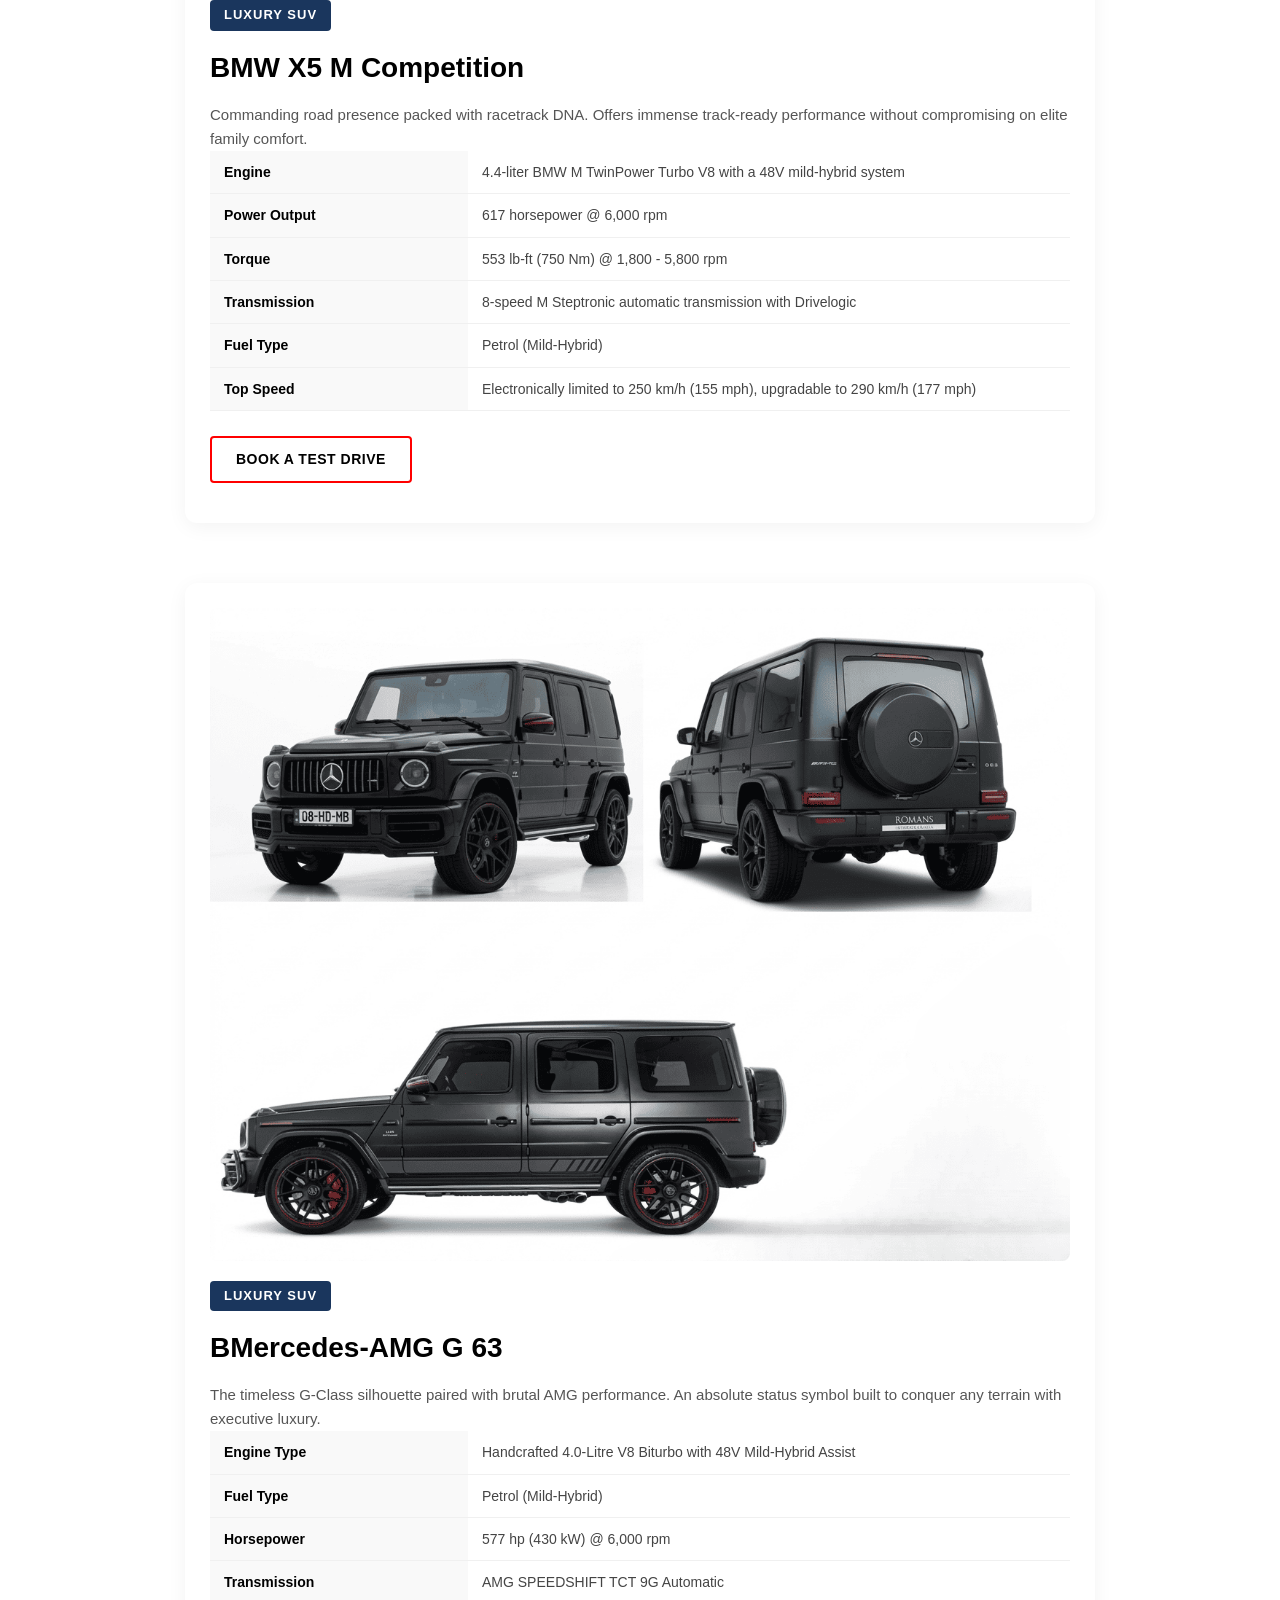
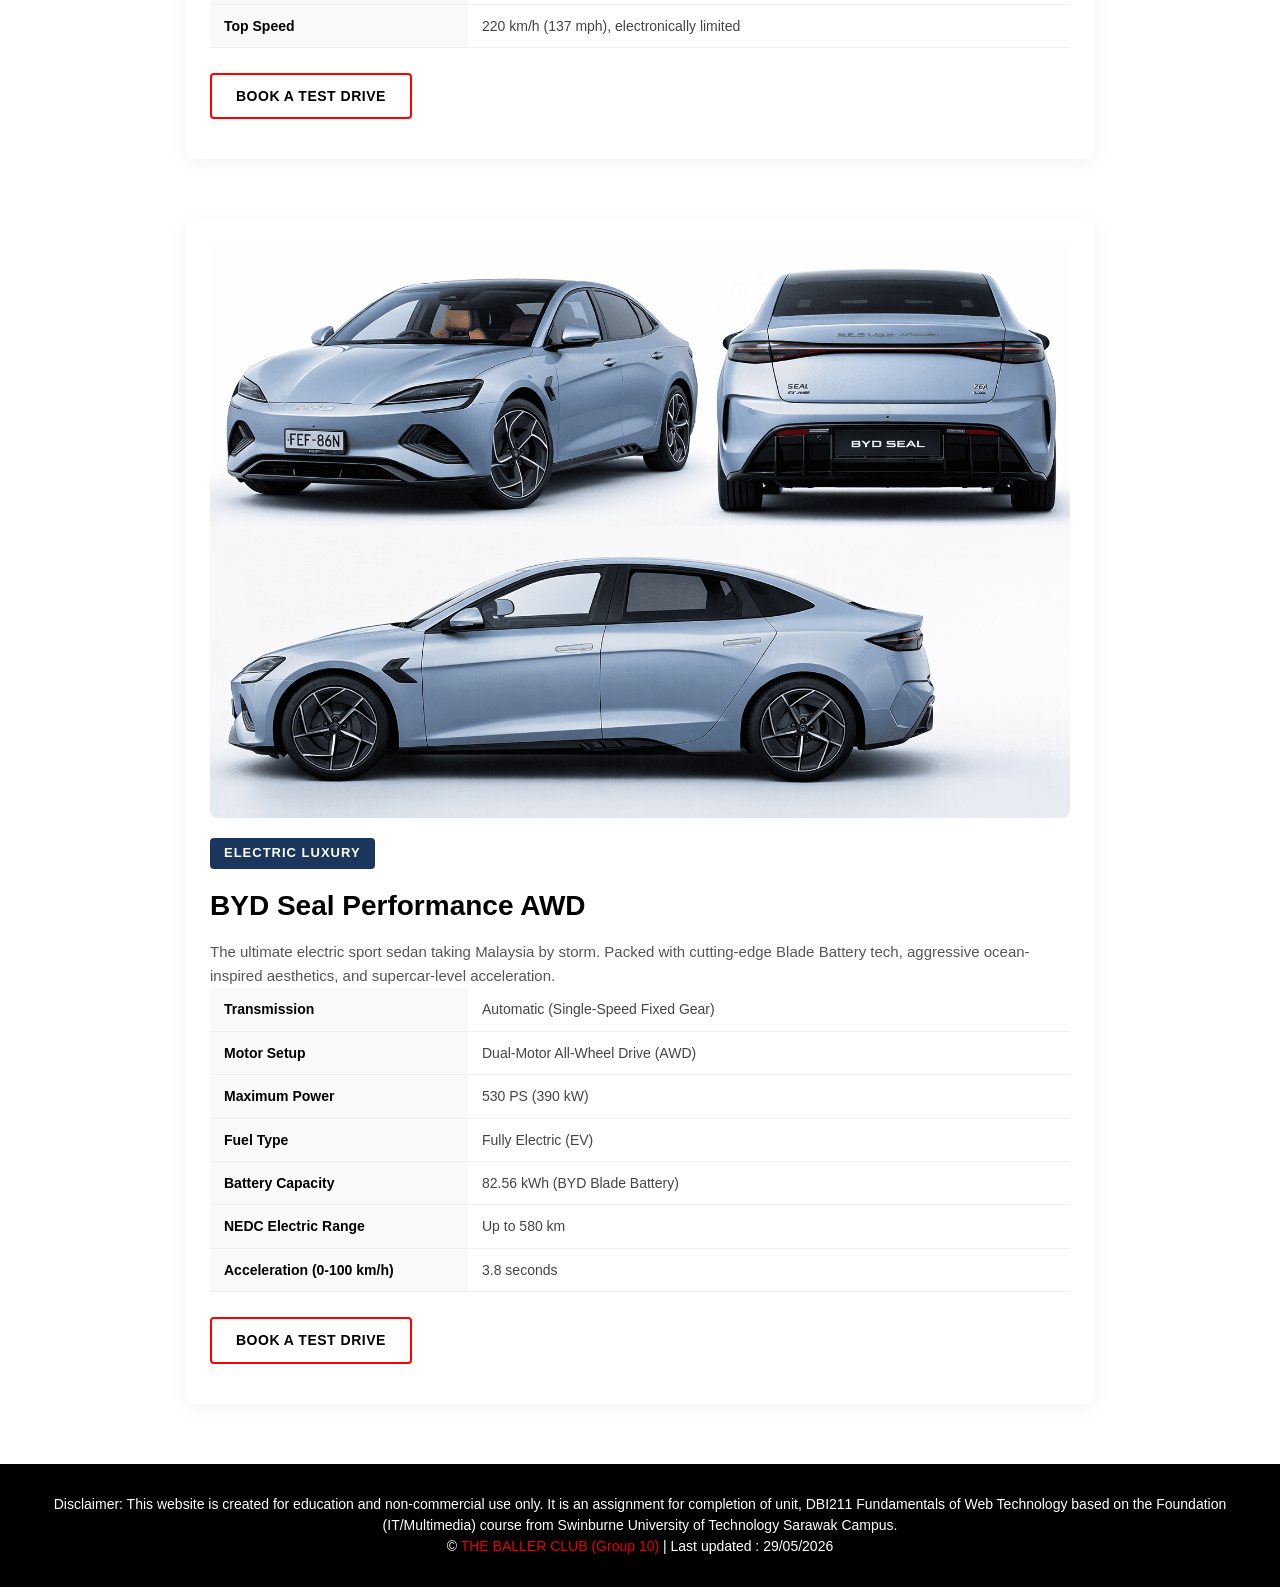
<file: vehicles.html>
<!DOCTYPE html>
<html lang="en">

<head>
    <meta charset="UTF-8">
    <meta name="author" content="THE BALLER CLUB">
    <meta name="description" content="BALLER'S AUTOMOBILE, WE SELL THE FINEST'S CAR!">
    <meta name="keywords" content="Baller Automobile, selling cars, automobile, car">
    <meta name="viewport" content="width=device-width, initial-scale=1.0">
    <title>Vehicle | Luxury & Performance</title>
    <link rel="stylesheet" type="text/css" href="style.css">
</head>


<body class="vehicle_body">

    <!-- Top part -->
    <header>
        <!-- Image -->
        <a href="index.html">
            <img src="images/baller.png" alt="BallerAuto" class="logo">
        </a>
        
        <!-- Navigation -->
        <nav>
        <ul class="navigation">
            <li><a href="vehicles.html">Vehicles</a></li>
            <li><a href="offers.html">Offer</a></li>
            <li><a href="about.html">About Us</a></li>
            <li><a href="contact-us.html">Contact Us</a></li>
            <li><a href="dealer.html">Find a Dealer</a></li>
        </ul>    
        </nav>
            
    </header>

    <div class="vehicle_header">
        <h1>Experience Superior Driving</h1>
        <p>Your exclusive chance to experience ultimate luxury and performance.</p>
    </div>

    <article>
        <div class="vehicles-container">

            <!--vehicle 1-->
            <div class="vehicle-item">
                <div class="vehicle-image-wrapper">
                    <img src="images/vehicles/Porsche_911_Carrera_S1.png" alt="Porsche 911 Carrera S" class="vehicle-img">
                </div>


                <div class="vehicle-details">
                    <div class="vehicle-tag">Sports Coupe</div>
                    <div class="vehicle-name">Porsche 911 Carrera S</div>
                    <p>The benchmark for pure sports performance. Precision engineering meets timeless luxury design for an unmatched adrenaline-fueled drive.</p>
                    
                
                    <table class="spec-table">

                        <tr>
                            <th>Model Year</th>
                            <td>2026</td>
                        </tr>

                        <tr>
                            <th>Fuel Type</th>
                            <td>Gasoline</td>
                        </tr>

                        <tr>
                            <th>Drivetrain</th>
                            <td>Rear-Wheel Drive</td>
                        </tr>

                        <tr>
                            <th>Transmission</th>
                            <td>Automatic</td>
                        </tr>

                        <tr>
                            <th>Engine Type</th>
                            <td>3.0L Twin-Turbo Flat-6</td>
                        </tr>

                        <tr>
                            <th>Acceleration</th>
                            <td>0-100 km/h in 3.5s</td>
                        </tr>
                    </table>

                    <a href="test-drive.html" class="action-button">BOOK A TEST DRIVE</a>
                </div>
            </div>

            <!--vehicle 2-->
            <div class="vehicle-item">
                <div class="vehicle-image-wrapper">
                    <img src="images/vehicles/Toyota_Hilux1.png" alt="Toyota Hilux GR Sport" class="vehicle-img">
                </div>

                <div class="vehicle-details">

                    <div class="vehicle-tag">Rugged Utility</div>
                    <div class="vehicle-name">Toyota Hilux GR Sport</div>
                    <p>Unmatched toughness upgraded with Gazoo Racing performance flair. Built to conquer rough terrains while delivering absolute reliability.</p>
                    

                    <table class="spec-table">
                        <tr>
                            <th>Engine Model</th>
                            <td>1GD-FTV (2.8L Turbodiesel)</td>
                        </tr>
                        <tr>
                            <th>Engine Type</th>
                            <td>4-cylinder, Inline, 16V, DOHC Intercooler VNT</td>
                        </tr>
                        <tr>
                            <th>Fuel Type</th>
                            <td>Diesel (Turbodiesel)</td>
                        </tr>
                        <tr>
                            <th>Maximum Power</th>
                            <td>224 PS @ 3,000 rpm</td>
                        </tr>
                        <tr>
                            <th>Maximum Torque</th>
                            <td>550 Nm @ 1,600 - 2,800 rpm</td>
                        </tr>
                        <tr>
                            <th>Transmission</th>
                            <td>6-speed Automatic with Sequential & Paddle Shifters</td>
                        </tr>
                        <tr>
                            <th>Drivetrain</th>
                            <td>Part-time 4WD with Automatic Disconnecting Differential (ADD) & Rear Differential Lock</td>
                        </tr>
                    </table>

                    <a href="test-drive.html" class="action-button">BOOK A TEST DRIVE</a>
                </div>
            </div>


            <!--vehicle 3-->
            <div class="vehicle-item">

                <div class="vehicle-image-wrapper">
                    <img src="images/vehicles/BMW_X5_M1.png" alt="BMW X5 M" class="vehicle-img">
                </div>

                <div class="vehicle-details">

                    <div class="vehicle-tag">Luxury SUV</div>
                    <div class="vehicle-name">BMW X5 M Competition</div>
                    <p>Commanding road presence packed with racetrack DNA. Offers immense track-ready performance without compromising on elite family comfort.</p>
                    
            
                    <table class="spec-table">
                        <tr>
                            <th>Engine</th>
                            <td>4.4-liter BMW M TwinPower Turbo V8 with a 48V mild-hybrid system</td>
                        </tr>
                        <tr>
                            <th>Power Output</th>
                            <td>617 horsepower @ 6,000 rpm</td>
                        </tr>
                        <tr>
                            <th>Torque</th>
                            <td>553 lb-ft (750 Nm) @ 1,800 - 5,800 rpm</td>
                        </tr>
                        <tr>
                            <th>Transmission</th>
                            <td>8-speed M Steptronic automatic transmission with Drivelogic</td>
                        </tr>
                        <tr>
                            <th>Fuel Type</th>
                            <td>Petrol (Mild-Hybrid)</td>
                        </tr>
                        <tr>
                            <th>Top Speed</th>
                            <td>Electronically limited to 250 km/h (155 mph), upgradable to 290 km/h (177 mph)</td>
                        </tr>
                    </table>

                    <a href="test-drive.html" class="action-button">BOOK A TEST DRIVE</a>
                </div>
            </div>

            <!--vehicle 4-->
            <div class="vehicle-item">

                <div class="vehicle-image-wrapper">
                    <img src="images/vehicles/Mercedes_AMG_G_63.png" alt="Mercedes-AMG G63" class="vehicle-img">
                </div>

                <div class="vehicle-details">

                    <div class="vehicle-tag">Luxury SUV</div>
                    <div class="vehicle-name">BMercedes-AMG G 63</div>
                    <p>The timeless G-Class silhouette paired with brutal AMG performance. An absolute status symbol built to conquer any terrain with executive luxury.</p>
                    
            
                    <table class="spec-table">
                        <tr>
                            <th>Engine Type</th>
                            <td>Handcrafted 4.0-Litre V8 Biturbo with 48V Mild-Hybrid Assist</td>
                        </tr>
                        <tr>
                            <th>Fuel Type</th>
                            <td>Petrol (Mild-Hybrid)</td>
                        </tr>
                        <tr>
                            <th>Horsepower</th>
                            <td>577 hp (430 kW) @ 6,000 rpm</td>
                        </tr>
                        <tr>
                            <th>Transmission</th>
                            <td>AMG SPEEDSHIFT TCT 9G Automatic</td>
                        </tr>
                        <tr>
                            <th>Top Speed</th>
                            <td>220 km/h (137 mph), electronically limited</td>
                        </tr>
                    </table>

                    <a href="test-drive.html" class="action-button">BOOK A TEST DRIVE</a>
                </div>
            </div>

            <!--vehicle 5-->
            <div class="vehicle-item">

                <div class="vehicle-image-wrapper">
                    <img src="images//vehicles/BYD_Seal_Performance_AWD.png" alt="BYD Seal Performance AWD" class="vehicle-img">
                </div>

                <div class="vehicle-details">

                    <div class="vehicle-tag">Electric Luxury</div>
                    <div class="vehicle-name">BYD Seal Performance AWD</div>
                    <p>The ultimate electric sport sedan taking Malaysia by storm. Packed with cutting-edge Blade Battery tech, aggressive ocean-inspired aesthetics, and supercar-level acceleration.</p>
                    
            
                    <table class="spec-table">
                        <tr>
                            <th>Transmission</th>
                            <td>Automatic (Single-Speed Fixed Gear)</td>
                        </tr>
                        <tr>
                            <th>Motor Setup</th>
                            <td>Dual-Motor All-Wheel Drive (AWD)</td>
                        </tr>
                        <tr>
                            <th>Maximum Power</th>
                            <td>530 PS (390 kW)</td>
                        </tr>
                        <tr>
                            <th>Fuel Type</th>
                            <td>Fully Electric (EV)</td>
                        </tr>
                        <tr>
                            <th>Battery Capacity</th>
                            <td>82.56 kWh (BYD Blade Battery)</td>
                        </tr>
                        <tr>
                            <th>NEDC Electric Range</th>
                            <td>Up to 580 km</td>
                        </tr>
                        <tr>
                            <th>Acceleration (0-100 km/h)</th>
                            <td>3.8 seconds</td>
                        </tr>
                    </table>
                    
                    <a href="test-drive.html" class="action-button">BOOK A TEST DRIVE</a>
                </div>
            </div>

        </div>
    </article>
    

    <!-- Bottom part -->
    <footer>
        <!-- Need to include like some stuff, refer to websites for ideas -->
        <!-- Disclaimer -->
        <article class="Disclaimer">
            <p>Disclaimer: This website is created for education and non-commercial use only. It is an assignment for completion of unit, DBI211 Fundamentals of Web Technology based on the Foundation (IT/Multimedia) course from Swinburne University of Technology Sarawak Campus.</p>
            <p>&copy; <a href="about.html" class="footer_link">THE BALLER CLUB (Group 10)</a> | Last updated : 29/05/2026</p>
        </article>
    </footer>

</body>
</html>
</file>
<file: style.css>
/*
Group Name: THE BALLER CLUB
Date: 05/05/2026
Last updated : 29/05/2026
Description: DBI211 Assignment 2 Group Project. We sell cars here.
*/
/*******************************/
/*                             */
/* The top part of the website */
/*                             */
/*******************************/
/* The header of the website */
header {

    /* Idea from Gemini on how to space */
    display: flex;
    justify-content: space-between;
    align-items: center;
    background-color: #000000;
    position: sticky;
    top: 0; /* Tells the header to stick exactly at the top edge of the screen */
    z-index: 100; /* Ensures the header stays ON TOP of the car images as you scroll */
}

/* Banner logo of the company */
.logo {

    width: 350px;
    height: 100px;

}

header nav {

    position: absolute;
    left: 50%;
    transform: translateX(-50%);

}

/* Navigation menu on the top */
.navigation {

    display: flex;
    align-items: center;
    list-style-type: none;
    gap: 20px;
    
}

.header_navigation {
    
    border-bottom: 1px solid #ea0100;
}

/* The navigation menu words */
.navigation li a{

    font-family: Arial, Helvetica, sans-serif;
    font-size: 20px;
    font-weight: bold;
    color: #ffffff;
    text-decoration: none;

}

/* Will change color when hovered over */
.navigation li a:hover {

    color: #ea0100;

}

/* To remove the default spacing from around the page */
body {

    font-family: Arial, Helvetica, sans-serif;
    margin: 0;
    background-color: #ffffff;

}

/**********************************/
/*                                */
/* The bottom part of the website */
/*                                */
/**********************************/
/* Black Divider Bar Styling */
.black_bar {
    background-color: #000000; /* Pure black */
    height: 100px; /* Change this number to make the bar thicker or thinner */
    width: 100%; /* Ensures it stretches all the way across the page */
    margin-top: 40px; /* Space above the bar */
    margin-bottom: 20px; /* Space below the bar */
}

/* Footer Styling (The Black Bar) */
footer {
    background-color: #000000; /* Makes the entire footer section black */
    color: #ffffff; /* Turns the disclaimer text white for contrast */
    text-align: center; /* Centers the text nicely */
    padding: 30px 20px; /* Adds space inside the black box so the text doesn't touch the edges */
    margin-top: 50px; /* Adds space between the Test Drive section and the footer */
    font-size: 14px; /* Makes the disclaimer text appropriately small */
    width: 100%;
    display: block;
}

/* Footer disclaimer link */
.Disclaimer a {

    color: #ea0100;
    text-decoration: none;

}

/* Will underline the link when hovered */
.Disclaimer a:hover {

    text-decoration: underline;

}

/* To set the footer at the bottom */
.dealer_footer {

    position: absolute;
    bottom: 0;

}

.Disclaimer p {
    margin: 0; /* Removes default paragraph spacing to keep the bar symmetrical */
    line-height: 1.5; /* Makes the text easier to read */
}

/**********************************/
/*                                */
/* The main page of the website   */
/*                                */
/**********************************/
/* To adjust the images */
.adjustable_images {

    width: 100%;
    height: auto; 

}

/* The main page promotional images   */
.adjust_promotion_images {

    width: 80%;
    height: 50%;

}

.promotional_images {

    padding-top: 50px; /* Might change the padding number */

}

/* To make the scrolling for the main page promotional stuff */
div.promotional_images {

    overflow:auto;
    white-space: nowrap;
    padding: 10px;

}

h2 {

    padding-top: 50px;
    text-align: center;
    font-family: Arial, Helvetica, sans-serif;
    font-size: 30px;
    font-weight: bold;

}

/* The main page test drive images    */
h3 {

    padding-top: 50px;
    text-align: center;
    font-family: Arial, Helvetica, sans-serif;
    font-size: 30px;
    font-weight: bold;

}

.test_drive_images {

    text-align: center;

}

.adjust_test_drive_images {

    width: 80%;
    height: 50%; 

}

.test_drive_p {

    font-size: 20px;
    text-align: center;

}

/******************************************/
/*                                        */
/* The vehicles page of the website       */
/*                                        */
/******************************************/
.vehicle_body {
    font-family: Arial, Helvetica, sans-serif;
    margin: 0;
    padding: 0;
    background-color: white;
    color: #222222;
    line-height: 1.6;
}

.vehicle_header {
    text-align: center;
    padding: 80px 20px;
    background-color: #444444;
    color: #ffffff;
}

.vehicle_header h1 {
    font-size: 30px;
    margin: 0 0 12px 0;
    letter-spacing: 1px;
    color: #ffffff;
    margin-bottom: 10px;


}

.vehicle_header p {
    font-size: 20px;
    color: #aaaaaa;
    max-width: 600px;
    margin: 0 auto;
}

.vehicles-container {
    max-width: 950px;
    margin: 50px auto;
    padding: 0 20px;
}

.vehicle-item {
    display: block; 
    margin-bottom: 60px;
    padding: 25px;
    background-color: #ffffff;
    border-radius: 12px;
    box-shadow: 0 4px 20px rgba(0, 0, 0, 0.05);       
    transition: transform 0.3s ease, box-shadow 0.3s ease;
}

.vehicle-item:hover {
    transform: translateY(-5px);
    box-shadow: 0 15px 35px rgba(0, 0, 0, 0.08);
}

.vehicle-image-wrapper {
    width: 100%;
    height: auto;
    margin-bottom: 20px;
    border-radius: 8px;
    overflow: hidden;
}

.vehicle-img {
    width: 100%;
    height: auto;
    display: block;
}

.vehicle-details {
    width: 100%;
    box-sizing: border-box;
}

.vehicle-tag {
    display: inline-block;
    font-size: 11px;
    font-weight: 700;
    text-transform: uppercase;
    letter-spacing: 1px;
    padding: 3px 10px;
    border-radius: 4px;
    margin-bottom: 12px;
    color: #ffffff;
}


.vehicle-tag {
    display: inline-block;
    font-size: 13px;
    font-weight: 700;
    text-transform: uppercase;
    letter-spacing: 1px;
    padding: 5px 14px; 
    border-radius: 4px;
    margin-bottom: 15px;
    color: #ffffff;
    background-color: #1a365d;
}

.vehicle-name {
    font-size: 28px;
    color: black;
    margin: 0 0 12px 0;
    font-weight: 700;
}

.vehicle-details, .description {
    font-size: 15px;
    color: #555555;
    margin: 0 0 15px 0;
}

.spec-table {
    width: 100%;
    border-collapse: collapse;
    margin-bottom: 25px;
    font-size: 14px;
}

.spec-table th, .spec-table td {
    padding: 10px 14px;
    text-align: left;
    border-bottom: 1px solid #f0f0f0;
}

.spec-table th {
    background-color: #f9f9f9;
    color: black;
    font-weight: 600;
    width: 30%;
}

.spec-table td {
    color: #444444;
}

.vehicle-details a {
    display: inline-block;
    padding: 10px 24px;
    background-color: white;
    color: black;
    border: 2px solid red;
    border-radius: 4px;
    text-decoration: none;
    font-size: 14px;
    font-weight: bold;
    letter-spacing: 0.5px;
    transition: transform 0.2s ease, box-shadow 0.2s ease; 
}

.action-button:hover {
    transform: translateY(-4px); 
    box-shadow: 0 5px 15px rgba(0, 0, 0, 0.1); 
    background-color: red;
    color: #ffffff;
}

/***************************************/
/*                                     */
/* The about page of the website       */
/*                                     */
/***************************************/
.banner img {
    width: 100%;
    height: auto;
}


.team h1 {
    font-family: Arial, Helvetica, sans-serif;
    font-size: 30px;
    font-weight: bold;
    color: black;
    text-align: center;
    margin: 50px 0px 100px 0px;  /*top right bottom left*/
}

.member-card {
    display: flex;  
    align-items: center;
    background: white;
    border-radius: 10px;
    padding: auto;
    padding-right: 40px;
    width: auto;
    box-shadow: 10px 5px 18px grey;
    gap: 20px;
    margin-bottom: 40px;
}

.member-photo {
    width: 170px;
    height: 170px;
    border-radius: 10%;
}

.team-grid {
    display: flex;
    flex-wrap: wrap;
    align-items: center;
    justify-content: center;
}

.member-info {
    display: flex;
    flex-direction: column;
    font-family: Arial, Helvetica, sans-serif;
    font-size: 20px;
    color: black;
}

.member-info p {
    margin: 5px 0;
}

.about-us_h2 {
    font-family: Arial, Helvetica, sans-serif;
    font-size: 25px;
    font-weight: bold;
    color: black;
    text-align: center;
    margin: auto
}

.mission {
    font-family: Arial, Helvetica, sans-serif;
    font-size: 18px;
    color: black;
    text-align: center;
    margin: auto;
}

/********************************************/
/*                                          */
/* The contact us page of the website       */
/*                                          */
/********************************************/
.contact-us_header {

    text-align: center;
    padding: 60px 20px; /*top bottom, left right*/
    background-color: #444444;
    color: white;
}

.contact-us_header h1 {
    margin-bottom: 10px;
    font-size: 30px;
    letter-spacing: 1px;
}

.contact-us_header p {
    font-size: 20px;
    color: #ccc;
    margin: 0;
}

.address, .contact, .feedback, .enquiry {
    max-width: 600px;
    margin: 40px auto;
}

.address h2, .contact h3, .feedback h4, .enquiry h4 {
    font-size: 25px;
    margin-bottom: 15px;
    color: black;
    border: none;

    /* This is to cancel the align and padding caused by the top global h2, h3 and h4 */
    padding-top: 0;
    text-align: left;
}

.contact-us_p {
    margin: 20px 0;
    font-size: 18px;
    color: #444;
}

strong {
    color: black;
}

.feedback, .enquiry {
    border-top: 1px solid #eee;
}

.feedback a, .enquiry a {
    font-family: Arial, Helvetica, sans-serif;
    text-decoration: none;
    font-weight: bold;
    color: #ea0100;
}

.feedback a:hover, .enquiry a:hover {
    text-decoration: underline;
}

/******************************************/
/*                                        */
/* The feedback page of the website       */
/*                                        */
/******************************************/
* {
    margin: 0;
    padding: 0;
    box-sizing: border-box;
}

.feedback_header {
    font-family: Arial, Helvetica, sans-serif;
    text-align: center;
    margin-top: 12px;
    margin-bottom: 12px;
}

.feedback_header h1 {
    font-size: 30px;
    color: black;
    margin-bottom: 20px;
}

.feedback_header p {
    color: #666;
    font-size: 20px;
}

.feedback_body {
    margin: 0;
    padding: 0;
    font-family: Arial, Helvetica, sans-serif;
    line-height: 1.6;
    flex-direction: column;
    display: block;
    width: 100%;
}

.feedback_form {
    background-color: white;
    padding: 40px;
    box-shadow: 0 2px 8px rgba(0, 0, 0, 0.06);
    max-width: 600px;
    width: 100%;
    margin-left: auto;
    margin-right: auto;
}

.fieldset_feedback {

    border: 2px solid #dee5ef; 
    padding: 30px;
    box-sizing: border-box;

}

.feedback_legend {

    font-size: 20px;
    letter-spacing: 0.5px;
    color: #555;
    margin-bottom: 15px;

}

.section-title {
    display: block;
    font-size: 20px;
    
    letter-spacing: 0.5px;
    color: #555;
    margin-bottom: 15px;
}

.choice {
    display: flex;
    align-items: center;
    gap: 12px;
    padding: 14px 16px;
    border: 2px solid #e2e8f0;
    border-radius: 10px;
    margin-bottom: 12px;
    font-size: 17px;
    color: #334155;
    width: 100%;
    cursor: pointer;
}

.text-field {
    margin-top: 30px;
    display: flex;
    flex-direction: column;
    gap: 20px;
}

.section-input {
    display: flex;
    flex-direction: column;
    gap: 12px;
}

.section-input label {
    font-size: 17px;
    color: #555;
}

.section-input input, 
.section-input textarea {
    padding: 14px 16px;
    border: 2px solid #e2e8f0;
    border-radius: 10px;
    font-size: 15px;
    color: #334155;
    width: 100%;
}



.form-submit button {
    margin-top: 20px;
    width: 100%;
    padding: 14px;
    background-color: black;
    color: white;
    border-radius: 10px;
    font-size: 19px;
    cursor: pointer;
}

.feedback_form {
    padding: 40px;
    background-color: white;
    border-radius: 10px;
    max-width: 600px;
    width: 100%;
}

/*****************************************/
/*                                       */
/* The enquiry page of the website       */
/*                                       */
/*****************************************/
.enquiry_header {
    font-family: Arial, Helvetica, sans-serif;
    text-align: center;
    margin-top: 12px;
    margin-bottom: 12px;
}

.enquiry_header h1 {
    font-size: 30px;
    color: black;
    margin-bottom: 20px;
}

.enquiry_header p {
    color: #666;
    font-size: 20px;
}

.enquiry_body {
    margin: 0;
    padding: 0;
    font-family: Arial, Helvetica, sans-serif;
    line-height: 1.6;
    flex-direction: column;
    display: block;
    width: 100%;
}

.enquiry_form {
    background-color: white;
    padding: 40px;
    box-shadow: 0 2px 8px rgba(0, 0, 0, 0.06);
    max-width: 600px;
    width: 100%;
    margin-left: auto;
    margin-right: auto;
}

.enquiry_form {
    padding: 40px;
    background-color: white;
    border-radius: 10px;
    max-width: 600px;
    width: 100%;
}

.enquiry_legend {

    font-size: 20px;
    letter-spacing: 0.5px;
    color: #555;
    margin-bottom: 15px;

}

.fieldset_enquiry {

    border: 2px solid #dee5ef; 
    padding: 30px;
    box-sizing: border-box;

}

/********************************************/
/*                                          */
/* The test drive page of the website       */
/*                                          */
/********************************************/
.test_drive_header {
    font-family: Arial, Helvetica, sans-serif;
    text-align: center;
    margin-top: 12px;
    margin-bottom: 12px;
}

.test_drive_header h1 {
    font-size: 30px;
    color: black;
    margin-bottom: 20px;
}

.test_drive_header p {
    color: #666;
    font-size: 20px;
}

.test_drive_body {
    margin: 0;
    padding: 0;
    font-family: Arial, Helvetica, sans-serif;
    line-height: 1.6;
    flex-direction: column;
    display: block;
    width: 100%;
}

.test_drive_form {
    background-color: white;
    padding: 40px;
    box-shadow: 0 2px 8px rgba(0, 0, 0, 0.06);
    max-width: 600px;
    width: 100%;
    margin-left: auto;
    margin-right: auto;
}

.test_drive_form {
    padding: 40px;
    background-color: white;
    border-radius: 10px;
    max-width: 600px;
    width: 100%;
}

.test_drive_legend {

    font-size: 20px;
    letter-spacing: 0.5px;
    color: #555;
    margin-bottom: 15px;

}

.fieldset_test_drive {

    border: 2px solid #dee5ef; 
    padding: 30px;
    box-sizing: border-box;

}

/***********************************************/
/*                                             */
/* The find a dealer page of the website       */
/*                                             */
/***********************************************/
.dealer_header h2 {
    padding-top: 50px;
    text-align: center;
    font-family: Arial, Helvetica, sans-serif;
    font-size: 30px;
    font-weight: bold;
    color: black;
    margin-bottom: 10px;
}

.dealer_header p {
    text-align: center;
    font-family: Arial, Helvetica, sans-serif;
    font-size: 20px;
    color: #444;
    margin-bottom: 40px;
}

.search_container {
    display: flex;
    justify-content: center;
    margin-bottom: 50px;
    padding: 0 20px;
}

.dealer_search {
    display: flex;
    width: 100%;
    max-width: 600px;
    gap: 10px;
}

.search_input {
    flex: 1;
    padding: 15px;
    font-size: 16px;
    border: 2px solid #dee5ef;
    border-radius: 10px;
    font-family: Arial, Helvetica, sans-serif;
}

.search_input:focus {
    outline: none;
    border-color: #000000;
}

.search_button {
    padding: 15px 30px;
    background-color: #000000;
    color: white;
    font-size: 16px;
    font-weight: bold;
    border: none;
    border-radius: 10px;
    cursor: pointer;
    font-family: Arial, Helvetica, sans-serif;
    transition: all 0.3s ease;
}

.search_button:hover {
    background-color: #ea0100;
    transform: translateY(-2px);
}

.dealer_list {
    max-width: 1000px;
    margin: 0 auto;
    display: flex;
    flex-direction: column;
    gap: 30px;
    padding: 0 20px;
    margin-bottom: 60px;
}

.dealer_card_info {
    background: white;
    border: 1px solid #e2e8f0;
    border-radius: 16px;
    padding: 30px;
    box-shadow: 0 10px 30px rgba(0, 0, 0, 0.04);
    border-left: 6px solid #ea0100;
    font-family: Arial, Helvetica, sans-serif;
    transition: all 0.3s ease;
}

.dealer_card_info:hover {
    transform: translateY(-4px);
}

.dealer_card_info h3 {
    padding-top: 0;
    text-align: left;
    margin-bottom: 15px;
    font-size: 25px;
    color: black;
}

.dealer_card_info p {
    font-size: 18px;
    margin-bottom: 10px;
    color: #444;
}

.dealer_card_info strong {
    color: black;
}

.dealer_card_info .action-button {
    margin-top: 15px;
    margin-right: 10px;
}

.dealer_card a {
    font-family: Arial, Helvetica, sans-serif;
    text-decoration: none;
    font-weight: bold;
    color: #ea0100;
    margin-right: 20px;
}

.dealer_card a:hover {
    text-decoration: underline;
}


/***************************************/
/*                                     */
/* The offer of the website            */
/*                                     */
/***************************************/
.offer_body {
    font-family: Arial, Helvetica, sans-serif;
    margin: 0;
    padding: 0;
    background-color: white;
    color: #333333;
    line-height: 1.7;
}

.offer_header {
    text-align: center;
    padding: 80px 20px;
    background-color: #444444;
    color: #ffffff;
}

.offer_header h1 {
    margin-bottom: 10px;
    font-size: 30px;
    letter-spacing: 1px;
}

.offer_header p {
    font-size: 20px;
    color: #aaaaaa;
    max-width: 600px;
    margin: 0 auto;
}

.offer {
    max-width: 1200px; 
    margin: 40px auto;
    padding: 0 30px;
    box-sizing: border-box;
}

.offer-item {
    display: block;
    padding: 30px;
    margin-bottom: 70px;
    background-color: white;
    border: 1px solid #e2e8f0;
    border-radius: 16px;
    box-shadow: 0 10px 30px rgba(0, 0, 0, 0.04);
    transition: all 0.3s ease; 
    box-shadow: 0.2s ease;
}

.offer-item:hover {
    transform: translateY(-4px);
}

.offer-image-wrapper {
    width: 100%;
    height: auto; 
    margin-bottom: 25px;
    border-radius: 6px;
    overflow: hidden;
}

.offer-img {
    width: 100%;
    height: auto; 
    display: block;
}

.offer-details {
    width: 100%;
    padding: 10px 5px;
    box-sizing: border-box;
}

.deal-tag {
    display: inline-block;
    font-size: 12px;
    font-weight: bold;
    text-transform: uppercase;
    letter-spacing: 2px;
    color: white;
    background-color: red;
    padding: 4px 10px;
    border-radius: 3px;
    margin-bottom: 15px;
}

.offer-details, .description {
    font-size: 16px;
    color: #444444;
    margin-bottom: 20px;
}

.offer-details h2, .offer-details h3 {
    font-size: 32px;
    color: black;
    margin: 0 0 15px 0;
    font-weight: 700;
    padding-top: 0px;
    text-align: left;
    font-family: Arial, Helvetica, sans-serif;
}

.benefit-box {
    background-color: white;
    border-left: 4px solid red;
    padding: 15px 20px;
    margin-bottom: 25px;
    border-radius: 0 4px 4px 0;
}

.benefit-box p {
    margin: 0;
    font-size: 15px;
    color: black;
}

.action-button {
    display: inline-block;
    background-color: transparent;
    color: black;
    text-decoration: none;
    font-weight: bold;
    font-size: 16px;
    padding: 12px 28px;
    border: 2px solid black;
    border-radius: 4px;
    text-transform: uppercase;
    letter-spacing: 1px;
    cursor: pointer;
    transition: all 0.3s ease; 
    box-shadow: 0.2s ease;
}

.action-button:hover {
    background-color: red;
    border-color: red;
    color: white;
    transform: translateY(-4px);
}
</file>
<file: stylesheet.css>
/*******************************/
/*                             */
/* The top part of the website */
/*                             */
/*******************************/
/* The header of the website */
header {

    /* Idea from Gemini on how to space */
    display: flex;
    justify-content: space-between;
    align-items: center;
    background-color: #000000;
    position: sticky;
    top: 0; /* Tells the header to stick exactly at the top edge of the screen */
    z-index: 1000; /* Ensures the header stays ON TOP of the car images as you scroll */
}

/* Banner logo of the company */
.logo {

    display: flex;
    text-align: left;

}

/* Navigation menu on the top */
.navigation {

    padding-left: auto;
    padding-right: 290px;
    display: flex;
    text-align: center;
    list-style-type: none;
    gap: 20px;

    
}


.header_navigation {
    
    border-bottom: 1px solid #ea0100;
}

/* The navigation menu words */
.navigation, li a{

    font-family: Arial, Helvetica, sans-serif;
    font-size: 20px;
    font-weight: bold;
    color: #ffffff;
    text-decoration: none;

}

.navigation, li a:hover {

    color: #ea0100;

}

/* User icon logo */
.user_icon {

    color: #ffffff;
    font-size: 30px;
    display: flex;
    padding-right: 20px;

}

/* To remove the default spacing from around the page */
body {

    font-family: Arial, Helvetica, sans-serif;
    margin: 0;
    background-color: #ffffff;

}

/**********************************/
/*                                */
/* The bottom part of the website */
/*                                */
/**********************************/
/* Black Divider Bar Styling */
.black_bar {
    background-color: #000000; /* Pure black */
    height: 100px; /* Change this number to make the bar thicker or thinner */
    width: 100%; /* Ensures it stretches all the way across the page */
    margin-top: 40px; /* Space above the bar */
    margin-bottom: 20px; /* Space below the bar */
}

/* Footer Styling (The Black Bar) */
footer {
    background-color: #000000; /* Makes the entire footer section black */
    color: #ffffff; /* Turns the disclaimer text white for contrast */
    text-align: center; /* Centers the text nicely */
    padding: 30px 20px; /* Adds space inside the black box so the text doesn't touch the edges */
    margin-top: 50px; /* Adds space between the Test Drive section and the footer */
    font-size: 14px; /* Makes the disclaimer text appropriately small */
}

.footer p {
    margin: 0; /* Removes default paragraph spacing to keep the bar symmetrical */
    line-height: 1.5; /* Makes the text easier to read */
}

/**********************************/
/*                                */
/* The main page of the website   */
/*                                */
/**********************************/
.adjustable_images {

    width: 100%;
    height: auto; 

}

/* The main page promotional images   */
.adjust_promotion_images {

    width: 80%;
    height: 50%;

}

.promotional_images {

    padding-top: 50px; /* Might change the padding number */

}

div.promotional_images {

    overflow:auto;
    white-space: nowrap;
    padding: 10px;

}

h2 {

    padding-top: 50px;
    text-align: center;
    font-family: Arial, Helvetica, sans-serif;
    font-size: 30px;
    font-weight: bold;

}

/* The main page test drive images    */
h3 {

    padding-top: 50px;
    text-align: center;
    font-family: Arial, Helvetica, sans-serif;
    font-size: 30px;
    font-weight: bold;

}

.test_drive_images {

    text-align: center;

}

/******************************************/
/*                                        */
/* The vehicles page test drive images    */
/*                                        */
/******************************************/
/* For the vehicles page */

/***************************************/
/*                                     */
/* The offer page test drive images    */
/*                                     */
/***************************************/
/* For the offer page */

/ */
/******************************************/
.banner img {
    width: 100%;
    height: auto;
}


.team h1 {
    font-family: Arial, Helvetica, sans-serif;
    font-size: 30px;
    font-weight: bold;
    color: black;
    text-align: center;
    margin: 50px 0px 100px 0px;  /*top right bottom left*/
}

.member-card {
    display: flex;  
    align-items: center;
    background: white;
    border-radius: 10px;
    padding: auto;
    padding-right: 40px;
    width: auto;
    box-shadow: 10px 5px 18px grey;
    gap: 20px;
    margin-bottom: 40px;
}

.member-photo {
    width: 170px;
    height: 170px;
    border-radius: 10%;
}

.team-grid {
    display: flex;
    flex-wrap: wrap;
    align-items: center;
    justify-content: center;
}

.member-info {
    display: flex;
    flex-direction: column;
    font-family: Arial, Helvetica, sans-serif;
    font-size: 20px;
    color: black;
}

.member-info p {
    margin: 5px 0;
}

.about-us_h2 {
    font-family: Arial, Helvetica, sans-serif;
    font-size: 25px;
    font-weight: bold;
    color: black;
    text-align: center;
    margin: auto
}

.mission {
    font-family: Arial, Helvetica, sans-serif;
    font-size: 18px;
    color: black;
    text-align: center;
    margin: auto;
}

/********************************************/
/*                                          */
/* The contact us page test drive images    */
/*                                          */
/********************************************/
.contact-us_header {

    text-align: center;
    padding: 60px 20px; /*top bottom, left right*/
    background-color: black;
    color: white;
}

.contact-us_header h1 {
    margin-bottom: 10px;
    font-size: 30px;
    letter-spacing: 1px;
}

.contact-us_header p {
    font-size: 20px;
    color: #ccc;
    margin: 0;
}

.address, .contact, .enquiry {
    max-width: 600px;
    margin: 40px auto;
}

.address h2, .contact h3, .enquiry h4 {
    font-size: 25px;
    margin-bottom: 15px;
    color: black;
    border: none;

    /* This is to cancel the align and padding caused by the top global h2, h3 and h4 */
    padding-top: 0;
    text-align: left;
}

.contact-us_p {
    margin: 20px 0;
    font-size: 18px;
    color: #444;
}

strong {
    color: black;
}

.enquiry {
    border-top: 1px solid #eee;
}

.enquiry a {
    font-family: Arial, Helvetica, sans-serif;
    text-decoration: none;
    font-weight: bold;
    color: blue;
}

.enquiry a:hover {
    text-decoration: underline;
}

/***********************************************/
/*                                             */
/* The find a dealer page test drive images    */
/*                                             */
/***********************************************/
/* For the find a dealer page */

/*****************************************/
/*                                       */
/* The profile page test drive images    */
/*                                       */
/*****************************************/
/* For the profile page */
</file>
